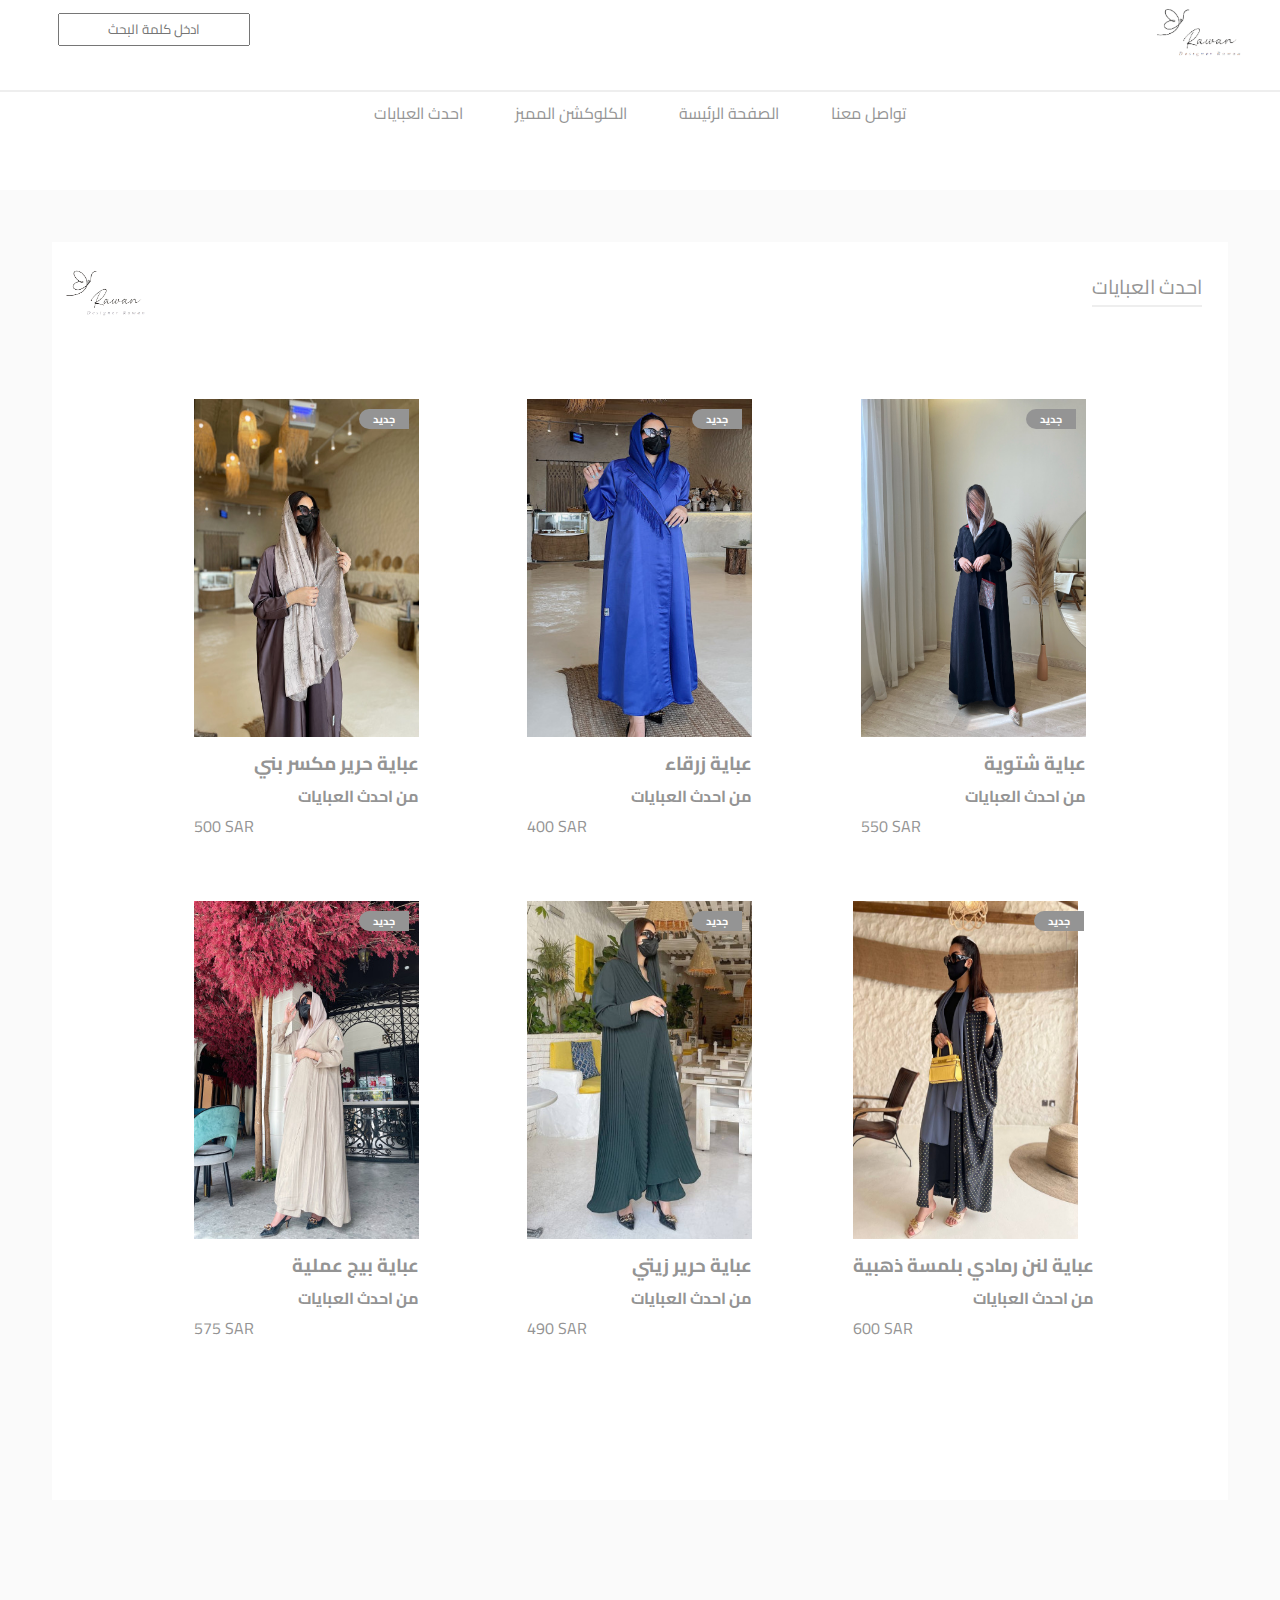
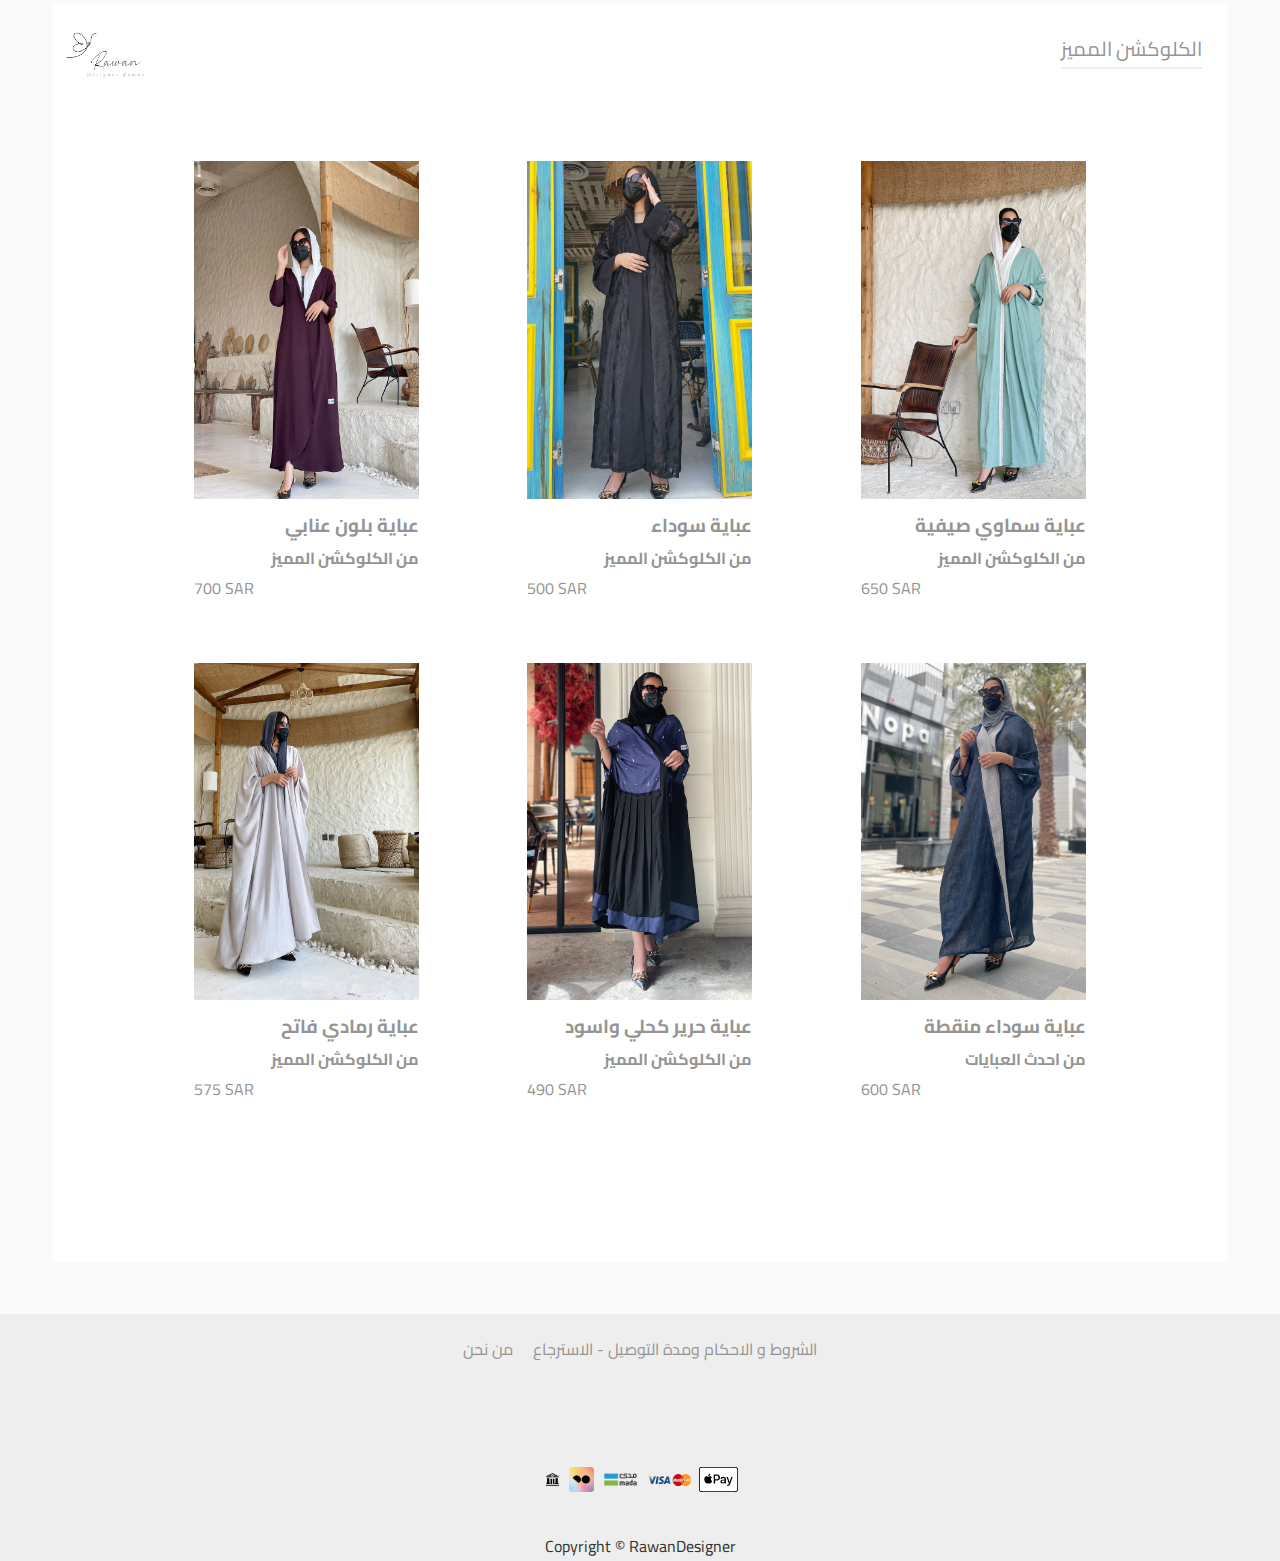
<file: متجر روان/index.html>
<!DOCTYPE html>
<html lang="ar" dir="ltr">
    <head>
        <meta charset="UTF-8">
        <title>RawanDesigner</title>
        <meta name="decriptoin" content="متجر المصصمة روان ابراهيم">
        <link rel="stylesheet" href="RaHome.css">
        <link rel="icon" href="Untitled_logo_5_free-file.jpg">
        <link rel="preconnect" href="https://fonts.googleapis.com">
        <link rel="preconnect" href="https://fonts.gstatic.com" crossorigin>
        <link rel="preconnect" href="https://fonts.googleapis.com">
        <link rel="icon" href="icon/computer_icon_188895.png">
        <link rel="stylesheet"
               href="https://cdnjs.cloudflare.com/ajax/libs/font-awesome/6.4.0/css/all.min.css" 
               integrity="sha512-iecdLmaskl7CVkqkXNQ/ZH/XLlvWZOJyj7Yy7tcenmpD1ypASozpmT/E0iPtmFIB46ZmdtAc9eNBvH0H/ZpiBw==" 
               crossorigin="anonymous" 
               referrerpolicy="no-referrer"/>
        <link rel="preconnect" href="https://fonts.gstatic.com" crossorigin>
        <link href="https://fonts.googleapis.com/css2?family=Cairo:wght@200;300&family=Dancing+Script:wght@500&family=Josefin+Sans:wght@100;200;300;400;500;600;700&display=swap" rel="stylesheet">
        <link href="https://fonts.googleapis.com/css2?family=Cairo:wght@200;300&family=Dancing+Script:wght@500&display=swap" rel="stylesheet">
    </head>

    <body>
        <header>
            <form action="">
                <input type="text" name="" id="" placeholder="ادخل كلمة البحث">
                <i class="fa-regular fa-user" style="color: #b7b9bd;"></i>
                <i class="fa-solid fa-cart-shopping" style="color: #b7b9bd;"></i>
            </form>

            <a href="#">
                <img src="newlogo(2).png" alt="LogoRa" class="img1">
            </a>

        </header>
        <nav>
            <ul>
                <li><a href="#">احدث العبايات</a></li>
                <li><a href="#">الكلوكشن المميز</a></li>
                <li><a href="#">الصفحة الرئيسة</a></li>
                <li><a href="#">تواصل معنا</a></li>
            </ul>
        </nav>
<!-- ------------------------------------------------------------------------------------------->
            <!--<div class="img-ne1">
                <a href="">
                    <img src="newcollection2.jpg" alt="" class="img-new">
                </a>
            </div> -->


        <section class="container">
            <div class="mid-cont">
                <div class="co-hed">
                    <p>احدث العبايات</p>
                    <a href="#">
                        <img src="newemovebg-preview (1).png" alt="LogoRa" class="img2">
                    </a>
                </div>
                <div class="abaya">
                    <!------------------------------1---------------------------------------->
                    <div class="prodect1">
                        <a href="page.html">
                            <div class="pos-h6">
                                <img src="عباية حرير مكسر بني.jpg" alt="">
                                <h6>جديد</h6>
                            </div>
                          <div class="footer-prod">
                            <h3>عباية حرير مكسر بني</h3>
                            <h4>من احدث العبايات</h4>
                        </div>
                             <span>500 SAR</span>
                        </a>
                    </div>
                    <!-----------------------------2----------------------------------->
                    <div class="prodect1">
                        <a href="page2.html">
                            <div class="pos-h6">
                                <img src= "ازرق.jpg" alt="">
                                <h6>جديد</h6>
                            </div>
                             <div class="footer-prod">
                                 <h3> عباية زرقاء</h3>
                                  <h4>من احدث العبايات</h4>
                                </div>
                               <div>
                               <span>400 SAR</span>
                           </div>
                        </a>
                    </div>
                    <!------------------------3------------------------------->
                    <div class="prodect1">
                        <a href="page3.html">
                            <div class="pos-h6">
                                <img src= "عباية شتوية.jpg" alt=""> 
                                <h6>جديد</h6>
                            </div> 
                            <div class="footer-prod">
    
                                <h3> عباية شتوية</h3>
                                <h4>من احدث العبايات</h4>
    
                            </div>
                               <div>
                                  <span>550 SAR</span>
                                </div>
                        </a>
                    </div>
                    <!------------------------4------------------------------------->
                    <div class="prodect1">
                        <a href="page4.html">
                            <div class="pos-h6">
                                <img src= "عباية بيج.jpg" alt="">
                                <h6>جديد</h6>
                            </div>
                            <div class="footer-prod">
                                <h3> عباية بيج عملية</h3>
                                <h4>من احدث العبايات</h4>
                            </div>
                               <div>
                                   <span>575 SAR</span>
                                </div>
                        </a>
                    </div>
                    <!---------------------------5------------------------------------------>
                    <div class="prodect1">
                        <a href="page5.html">
                            <div class="pos-h6">
                                <img src= "عباية زيتي.jpg" alt="">
                                <h6>جديد</h6>
                            </div>
                          <div class="footer-prod">
                            <h3>عباية حرير زيتي </h3>
                            <h4>من احدث العبايات</h4>
                             </div>
                             <span>490 SAR</span>
                        </a>
                    </div>
                    <!------------------------------6--------------------------------------->
                    <div class="prodect1">
                        <a href="page6.html">
                            <div class="pos-h6">
                                <img src= "عباية منقطة.jpg" alt="">
                                <h6>جديد</h6>
                            </div>
                          <div class="footer-prod">
                              <h3> عباية لنن رمادي بلمسة ذهبية</h3>
                              <h4>من احدث العبايات</h4>
                              </div>
                             <span>600 SAR</span>
                        </a>
                    </div>
                </div>
            </div>
        </section>
        <!---------------------------------------------------------------------------------------->
        <section class="container-fav">
            <div class="mid-cont">
                <div class="co-hed">
                    <p>الكلوكشن المميز</p>
                    <a href="#">
                        <img src="newemovebg-preview (1).png" alt="LogoRa" class="img2">
                    </a>
                </div>
                <div class="abaya">
                    <!------------------------------1---------------------------------------->
                    <div class="prodect1">
                        <a href="page9.html">
                            <img src="عباية عنابي كريب صيفي.jpg" alt="">
                          <div class="footer-prod">
                            <h3>عباية بلون عنابي  </h3>
                            <h4>من الكلوكشن المميز  </h4>
                        </div>
                             <span>700 SAR</span>
                        </a>
                    </div>
                    <!-----------------------------2----------------------------------->
                    <div class="prodect1">
                        <a href="page11.html">
                            <img src= "عبايةسوداء.jpg" alt="">
                             <div class="footer-prod">
                                 <h3> عباية سوداء</h3>
                                 <h4>من الكلوكشن المميز  </h4>
                                </div>
                               <div>
                               <span>500 SAR</span>
                           </div>
                        </a>
                    </div>
                    <!------------------------3------------------------------->
                    <div class="prodect1">
                        <a href="page8.html">
                            <img src= "سماوي.jpg" alt="">  
                            <div class="footer-prod">
    
                                <h3>  عباية سماوي صيفية</h3>
                                <h4>من الكلوكشن المميز</h4>
    
                            </div>
                               <div>
                                  <span>650 SAR</span>
                                </div>
                        </a>
                    </div>
                    <!------------------------4------------------------------------->
                    <div class="prodect1">
                        <a href="page10.html">
                            <img src= "رمادي فاتح.jpg" alt="">
                            <div class="footer-prod">
                                <h3> عباية رمادي فاتح </h3>
                                <h4>من الكلوكشن المميز  </h4>
                            </div>
                               <div>
                                   <span>575 SAR</span>
                                </div>
                        </a>
                    </div>
                    <!---------------------------5------------------------------------------>
                    <div class="prodect1">
                        <a href="page7.html">
                            <img src= "عباية كحلي واسود.jpg" alt="">
    
                          <div class="footer-prod">
                            <h3>عباية حرير كحلي واسود </h3>
                            <h4>من الكلوكشن المميز  </h4>
                             </div>
                             <span>490 SAR</span>
                        </a>
                    </div>
                    <!------------------------------6--------------------------------------->
                    <div class="prodect1">
                        <a href="page12.html">
                            <img src= "لنن كحلي.jpg" alt="">
    
                          <div class="footer-prod">
                              <h3>عباية سوداء منقطة  </h3>
                              <h4>من احدث العبايات</h4>
                              </div>
                             <span>600 SAR</span>
                        </a>
                    </div>
                </div>
            </div>
        </section>
        <!------------------------------footer------------------------------------------->
        <footer>
            <div class="footer-p">
                <div class="footer-ser">
                    <ul>
                        <li> <a href="#">من نحن</a> </li>
                        <li> <a href="#"> الشروط و الاحكام ومدة التوصيل - الاسترجاع</a> </li>
                    </ul>
                </div>
                <div class="social-media">
                    <div class="ii">
                        <a href="https://t.snapchat.com/p4vC9aPo"><i class="fa-brands fa-snapchat"></i></a>
    
                        <a href="https://instagram.com/raaa9xx?igshid=MWI4MTIyMDE="><i class="fa-brands fa-instagram"></i></a>
    
                        <a href="https://twitter.com/raw9ii"><i class="fa-brands fa-twitter" ></i></a>
    
                        <a href=""><i class="fa-brands fa-tiktok" ></i></a>
                    </div>
                </div>
                <div class="img-buy">
                    <img src="bank11.png" alt="bank" width="25px" height="25px">
                    <img src="tamara_installment.png" alt="tamara" width="25px" height="25px">
                    <img src="mada.png" alt="mada" width="45px" height="25px">
                    <img src="cc.png" alt="cc" width="45px" height="25px">
                    <img src="applepay.svg" alt="cc" width="45px" height="25px">
                </div>
            </div>
            <div>
                <p id="copyRight">Copyright &copy; RawanDesigner</p>
            </div>
        </footer>
    </body>
</html>
</file>
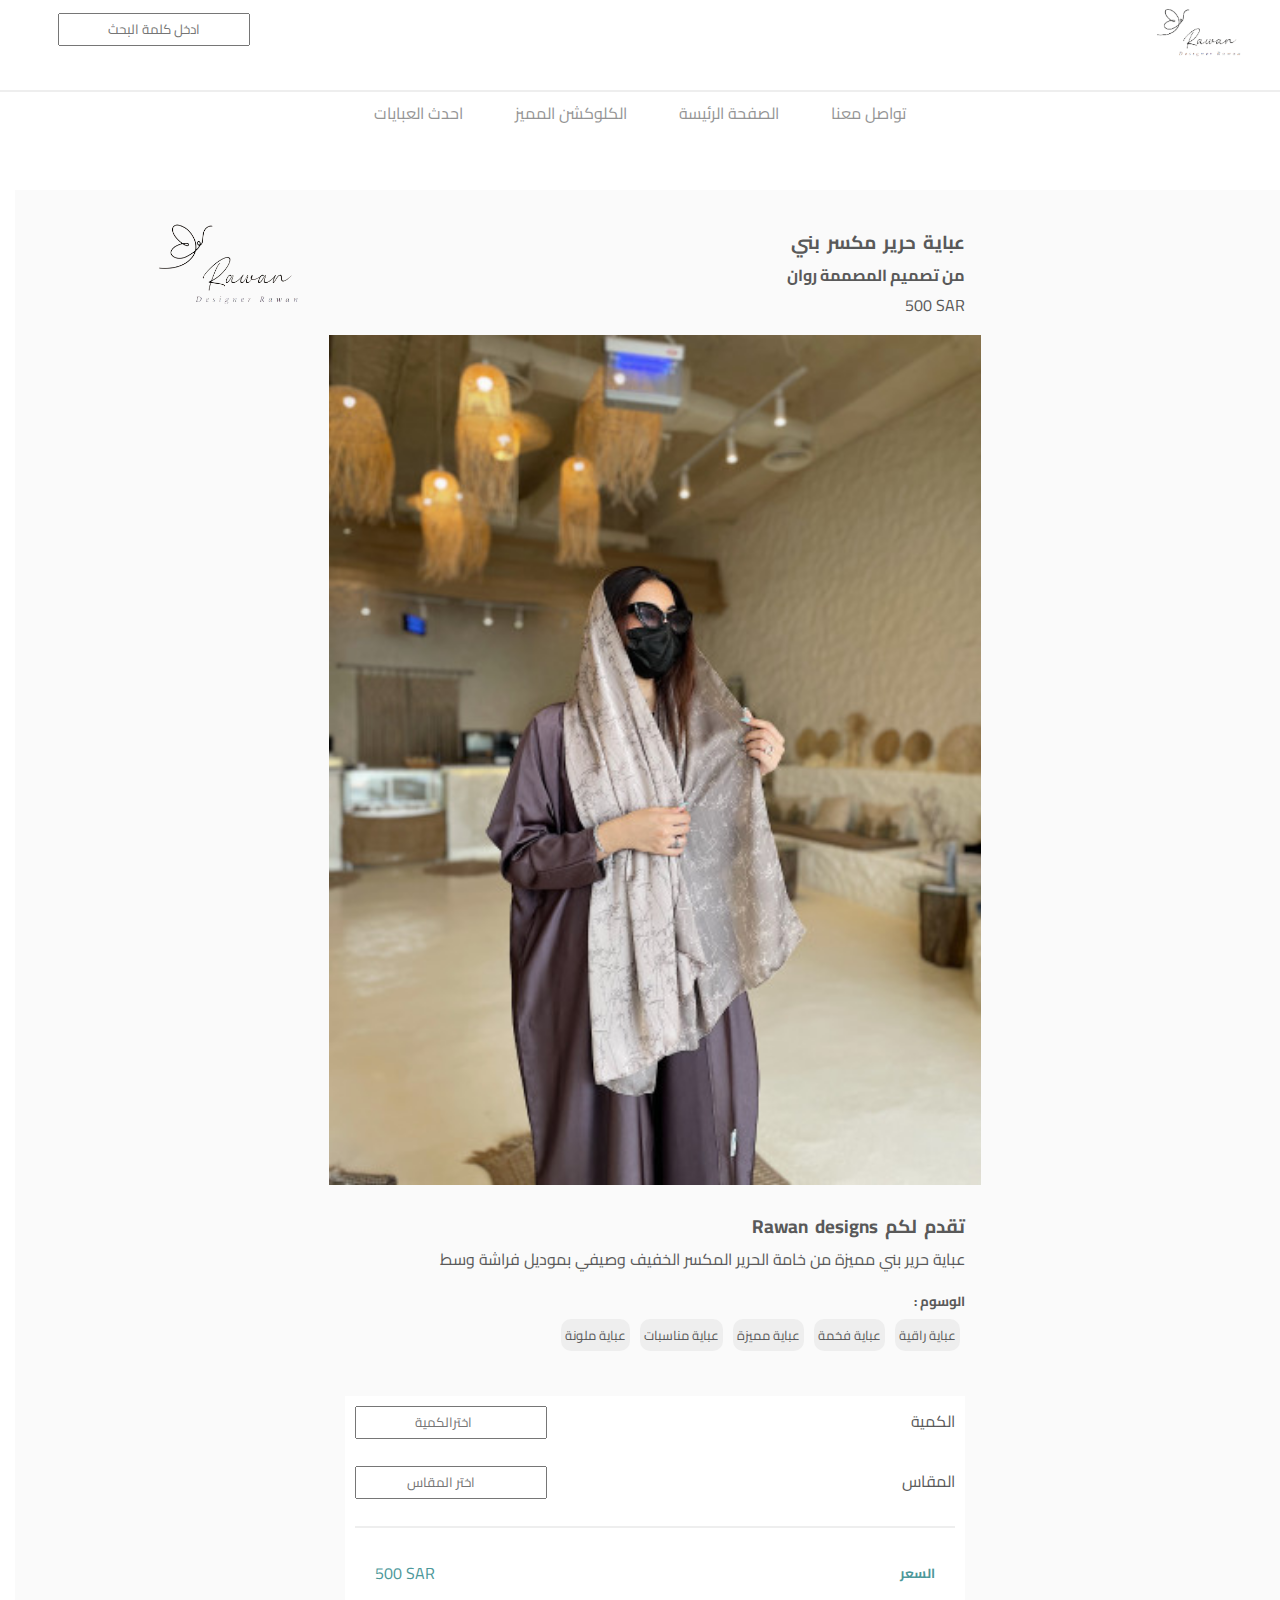
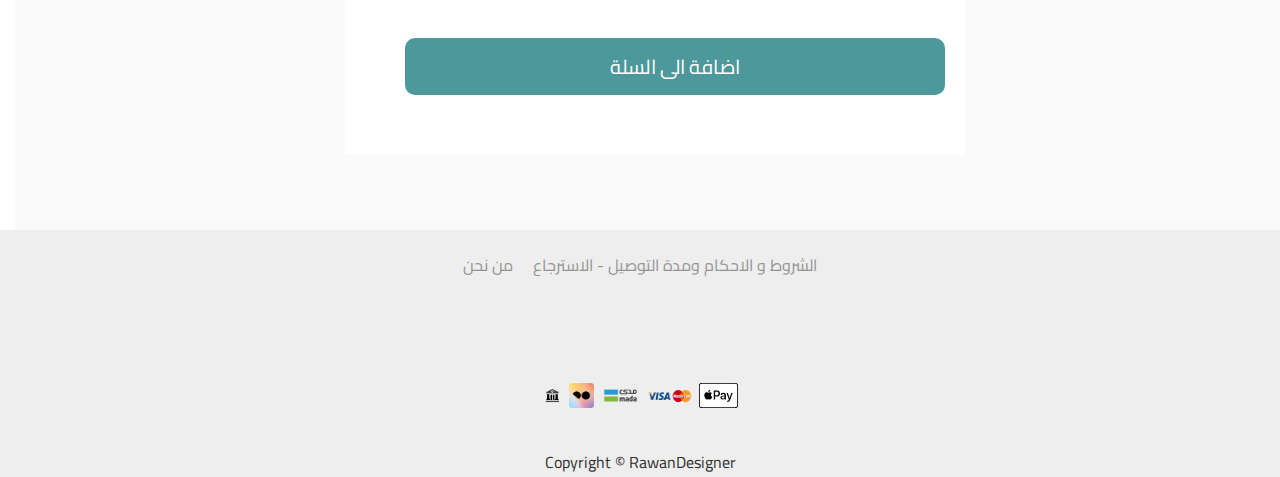
<file: متجر روان/index1.html>
<!DOCTYPE html>
<html lang="ar" dir="ltr">
    <head>
        <meta charset="UTF-8">
        <title>"عباية حرير مكسر بني </title>
        <meta name="decriptoin" content="متجر المصصمة روان ابراهيم">
        <link rel="stylesheet" href="page.css">
        <link rel="icon" href="Untitled_logo_5_free-file.jpg">
        <link rel="preconnect" href="https://fonts.googleapis.com">
        <link rel="preconnect" href="https://fonts.gstatic.com" crossorigin>
        <link rel="preconnect" href="https://fonts.googleapis.com">
        <link rel="icon" href="icon/computer_icon_188895.png">
        <link rel="stylesheet"
               href="https://cdnjs.cloudflare.com/ajax/libs/font-awesome/6.4.0/css/all.min.css" 
               integrity="sha512-iecdLmaskl7CVkqkXNQ/ZH/XLlvWZOJyj7Yy7tcenmpD1ypASozpmT/E0iPtmFIB46ZmdtAc9eNBvH0H/ZpiBw==" 
               crossorigin="anonymous" 
               referrerpolicy="no-referrer"/>
        <link rel="preconnect" href="https://fonts.gstatic.com" crossorigin>
        <link href="https://fonts.googleapis.com/css2?family=Cairo:wght@200;300&family=Dancing+Script:wght@500&family=Josefin+Sans:wght@100;200;300;400;500;600;700&display=swap" rel="stylesheet">
        <link href="https://fonts.googleapis.com/css2?family=Cairo:wght@200;300&family=Dancing+Script:wght@500&display=swap" rel="stylesheet">
    </head>
    <body>
        <header>
            <form action="">
                <input type="text" name="" id="" placeholder="ادخل كلمة البحث">
                <i class="fa-regular fa-user" style="color: #b7b9bd;"></i>
                <i class="fa-solid fa-cart-shopping" style="color: #b7b9bd;"></i>
            </form>
    
            <a href="#">
                <img src="newlogo(2).png" alt="LogoRa" class="img1">
            </a>
        </header>
        <nav>
            <ul>
                <li><a href="#">احدث العبايات</a></li>
                <li><a href="#">الكلوكشن المميز</a></li>
                <li><a href="HomePage.html">الصفحة الرئيسة</a></li>
                <li><a href="#">تواصل معنا</a></li>
            </ul>
        </nav>
        <section class="container-1">
            <a href="#">
                <img src="newemovebg-preview (1).png" alt="LogoRa" class="img2">
            </a>
            <div class="head">
                <h3>عباية حرير مكسر بني</h3>
                <h4>من تصميم المصممة روان</h4>
                <div>
                    <span>500 SAR</span>
                </div>
            </div>
            <div>
                <img src="عباية حرير مكسر بني.jpg" alt="" width="652px" height="850px">
            </div>
            <div class="d-prodect">
                <h3>
                    Rawan designs  تقدم لكم 
                </h3>
                <p>
                    عباية حرير بني مميزة من خامة الحرير المكسر الخفيف وصيفي بموديل فراشة وسط
                </p>
                <div class="wsom-prodect">
                    <h5>: الوسوم </h5>
                    <ul>
                        <li>عباية ملونة
                            <i class="fa-solid fa-tag" style="color: #656d7b;"></i>
                        </li>
                        <li>عباية مناسبات
                            <i class="fa-solid fa-tag" style="color: #656d7b;"></i>
                        </li>
                        <li>عباية مميزة
                            <i class="fa-solid fa-tag" style="color: #656d7b;"></i>
                        </li>
                        <li>عباية فخمة
                            <i class="fa-solid fa-tag" style="color: #656d7b;"></i>
                        </li>
                        <li>عباية راقية
                            <i class="fa-solid fa-tag" style="color: #656d7b;"></i>
                        </li>
                    </ul>
                </div>
                <div class="Form-1">
                    <form>
                        <input type="number" max="20" min="1" placeholder="اخترالكمية" class="in-pos">
                        <label for="الكم">  الكمية</label>
                        <br> <br>
                        <input type="text" placeholder="اختر المقاس " list="size" class="in-pos">
                        <label for="size">المقاس</label>
                        <datalist id="size">
                            <option value="XS">
                            <option value="S">
                            <option value="M">
                            <option value="L">
                            <option value="XL">
                         </datalist>
                     </form>
                     <div class="container-price">
                        <div class="price">
                            <h5>السعر</h5>
                            <span>500 SAR</span>
                        </div>
                        <div>
                            <a href="#">
                                <button>اضافة الى السلة </button> 
                            </a>
                        </div>
                     </div>
                </div>
            </div>
        </section>

    
        <footer>
            <div class="footer-p">
                <div class="footer-ser">
                    <ul>
                        <li> <a href="#">من نحن</a> </li>
                        <li> <a href="#"> الشروط و الاحكام ومدة التوصيل - الاسترجاع</a> </li>
                    </ul>
                </div>
                <div class="social-media">
                    <div class="ii">
                        <a href="https://t.snapchat.com/p4vC9aPo"><i class="fa-brands fa-snapchat"></i></a>
    
                        <a href="https://instagram.com/raaa9xx?igshid=MWI4MTIyMDE="><i class="fa-brands fa-instagram"></i></a>
    
                        <a href="https://twitter.com/raw9ii"><i class="fa-brands fa-twitter" ></i></a>
    
                        <a href=""><i class="fa-brands fa-tiktok" ></i></a>
                    </div>
                </div>
                <div class="img-buy">
                    <img src="bank11.png" alt="bank" width="25px" height="25px">
                    <img src="tamara_installment.png" alt="tamara" width="25px" height="25px">
                    <img src="mada.png" alt="mada" width="45px" height="25px">
                    <img src="cc.png" alt="cc" width="45px" height="25px">
                    <img src="applepay.svg" alt="cc" width="45px" height="25px">
                </div>
            </div>
            <div>
                <p id="copyRight">Copyright &copy; RawanDesigner</p>
            </div>
        </footer>
    </body>
</html>
</file>
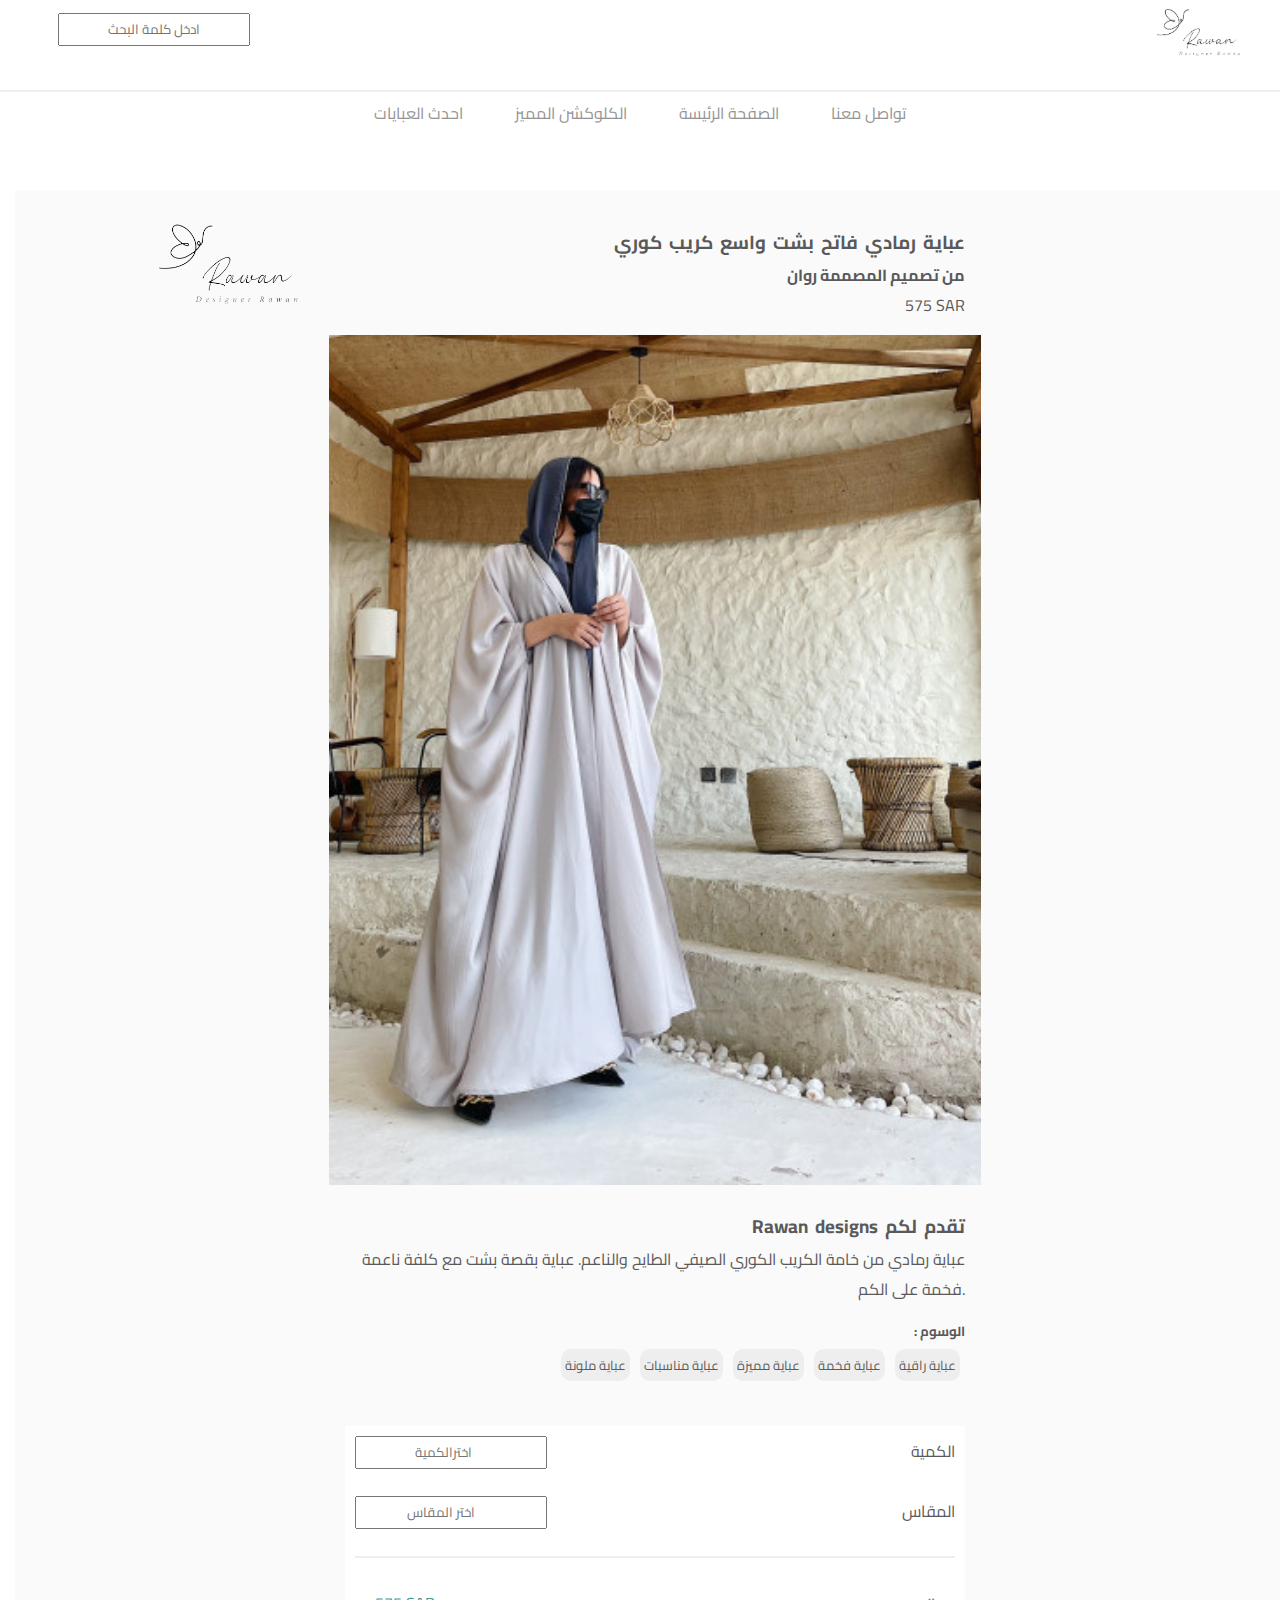
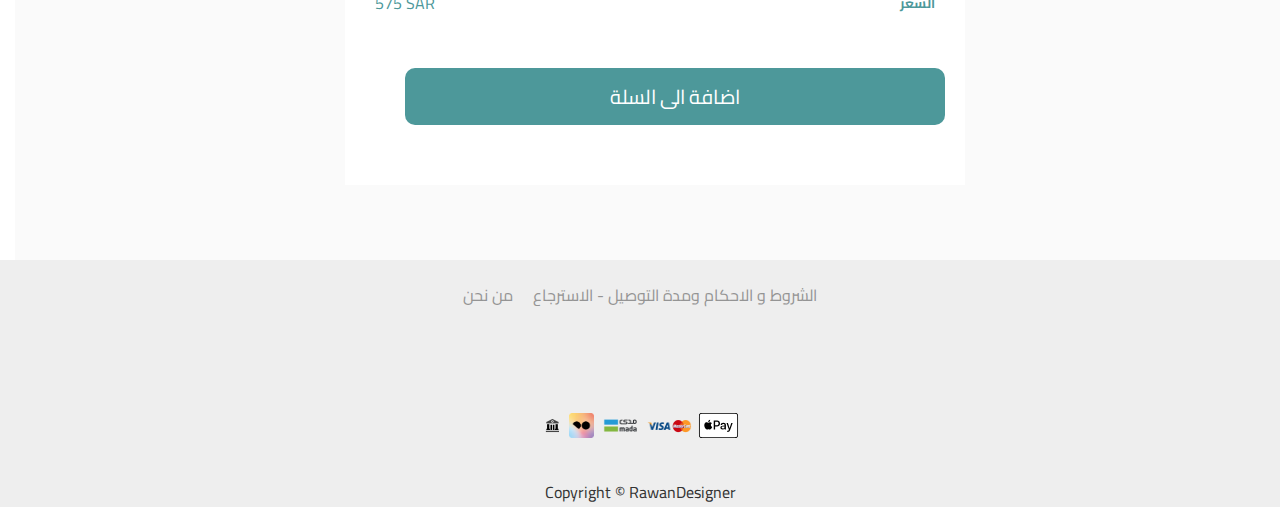
<file: متجر روان/index10.html>
<!DOCTYPE html>
<html lang="ar" dir="ltr">
    <head>
        <meta charset="UTF-8">
        <title>عباية حرير رمادي </title>
        <meta name="decriptoin" content="متجر المصصمة روان ابراهيم">
        <link rel="stylesheet" href="page.css">
        <link rel="icon" href="Untitled_logo_5_free-file.jpg">
        <link rel="preconnect" href="https://fonts.googleapis.com">
        <link rel="preconnect" href="https://fonts.gstatic.com" crossorigin>
        <link rel="preconnect" href="https://fonts.googleapis.com">
        <link rel="icon" href="icon/computer_icon_188895.png">
        <link rel="stylesheet"
               href="https://cdnjs.cloudflare.com/ajax/libs/font-awesome/6.4.0/css/all.min.css" 
               integrity="sha512-iecdLmaskl7CVkqkXNQ/ZH/XLlvWZOJyj7Yy7tcenmpD1ypASozpmT/E0iPtmFIB46ZmdtAc9eNBvH0H/ZpiBw==" 
               crossorigin="anonymous" 
               referrerpolicy="no-referrer"/>
        <link rel="preconnect" href="https://fonts.gstatic.com" crossorigin>
        <link href="https://fonts.googleapis.com/css2?family=Cairo:wght@200;300&family=Dancing+Script:wght@500&family=Josefin+Sans:wght@100;200;300;400;500;600;700&display=swap" rel="stylesheet">
        <link href="https://fonts.googleapis.com/css2?family=Cairo:wght@200;300&family=Dancing+Script:wght@500&display=swap" rel="stylesheet">
    </head>
    <body>
        <header>
            <form action="">
                <input type="text" name="" id="" placeholder="ادخل كلمة البحث">
                <i class="fa-regular fa-user" style="color: #b7b9bd;"></i>
                <i class="fa-solid fa-cart-shopping" style="color: #b7b9bd;"></i>
            </form>
    
            <a href="#">
                <img src="newlogo(2).png" alt="LogoRa" class="img1">
            </a>
        </header>
        <nav>
            <ul>
                <li><a href="#">احدث العبايات</a></li>
                <li><a href="#">الكلوكشن المميز</a></li>
                <li><a href="HomePage.html">الصفحة الرئيسة</a></li>
                <li><a href="#">تواصل معنا</a></li>
            </ul>
        </nav>
        <!------------------------------------------------------------------------------------------------------------->
        <section class="container-1">
            <a href="#">
                <img src="newemovebg-preview (1).png" alt="LogoRa" class="img2">
            </a>
            <div class="head">
                <h3> عباية رمادي فاتح بشت واسع كريب كوري</h3>
                <h4> من تصميم المصممة روان</h4>
                <div>
                    <span>575 SAR</span>
                </div>
            </div>
            <div>
                <img src="رمادي فاتح.jpg" alt="" width="652px" height="850px">
            </div>
            <!--------------------------------------------------------------------------------------------------->
            <div class="d-prodect">
                <h3>
                    Rawan designs  تقدم لكم 
                </h3>
                <p>
                    عباية رمادي من خامة الكريب الكوري الصيفي الطايح والناعم. عباية بقصة بشت مع كلفة ناعمة فخمة على الكم. 
                </p>
                <div class="wsom-prodect">
                    <h5>: الوسوم </h5>
                    <ul>
                        <li>عباية ملونة
                            <i class="fa-solid fa-tag" style="color: #656d7b;"></i>
                        </li>
                        <li>عباية مناسبات
                            <i class="fa-solid fa-tag" style="color: #656d7b;"></i>
                        </li>
                        <li>عباية مميزة
                            <i class="fa-solid fa-tag" style="color: #656d7b;"></i>
                        </li>
                        <li>عباية فخمة
                            <i class="fa-solid fa-tag" style="color: #656d7b;"></i>
                        </li>
                        <li>عباية راقية
                            <i class="fa-solid fa-tag" style="color: #656d7b;"></i>
                        </li>
                    </ul>
                </div>
                <div class="Form-1">
                    <form>
                        <input type="number" max="20" min="1" placeholder="اخترالكمية" class="in-pos">
                        <label for="الكم">  الكمية</label>
                        <br> <br>
                        <input type="text" placeholder="اختر المقاس " list="size" class="in-pos">
                        <label for="size">المقاس</label>
                        <datalist id="size">
                            <option value="XS">
                            <option value="S">
                            <option value="M">
                            <option value="L">
                            <option value="XL">
                         </datalist>
                     </form>
                     <div class="container-price">
                        <div class="price">
                            <h5>السعر</h5>
                            <span>575 SAR</span>
                        </div>
                        <div>
                            <a href="#">
                                <button>اضافة الى السلة </button> 
                            </a>
                        </div>
                     </div>
                </div>
            </div>
        </section>

    
        <footer>
            <div class="footer-p">
                <div class="footer-ser">
                    <ul>
                        <li> <a href="#">من نحن</a> </li>
                        <li> <a href="#"> الشروط و الاحكام ومدة التوصيل - الاسترجاع</a> </li>
                    </ul>
                </div>
                <div class="social-media">
                    <div class="ii">
                        <a href="https://t.snapchat.com/p4vC9aPo"><i class="fa-brands fa-snapchat"></i></a>
    
                        <a href="https://instagram.com/raaa9xx?igshid=MWI4MTIyMDE="><i class="fa-brands fa-instagram"></i></a>
    
                        <a href="https://twitter.com/raw9ii"><i class="fa-brands fa-twitter" ></i></a>
    
                        <a href=""><i class="fa-brands fa-tiktok" ></i></a>
                    </div>
                </div>
                <div class="img-buy">
                    <img src="bank11.png" alt="bank" width="25px" height="25px">
                    <img src="tamara_installment.png" alt="tamara" width="25px" height="25px">
                    <img src="mada.png" alt="mada" width="45px" height="25px">
                    <img src="cc.png" alt="cc" width="45px" height="25px">
                    <img src="applepay.svg" alt="cc" width="45px" height="25px">
                </div>
            </div>
            <div>
                <p id="copyRight">Copyright &copy; RawanDesigner</p>
            </div>
        </footer>
    </body>
</html>
</file>
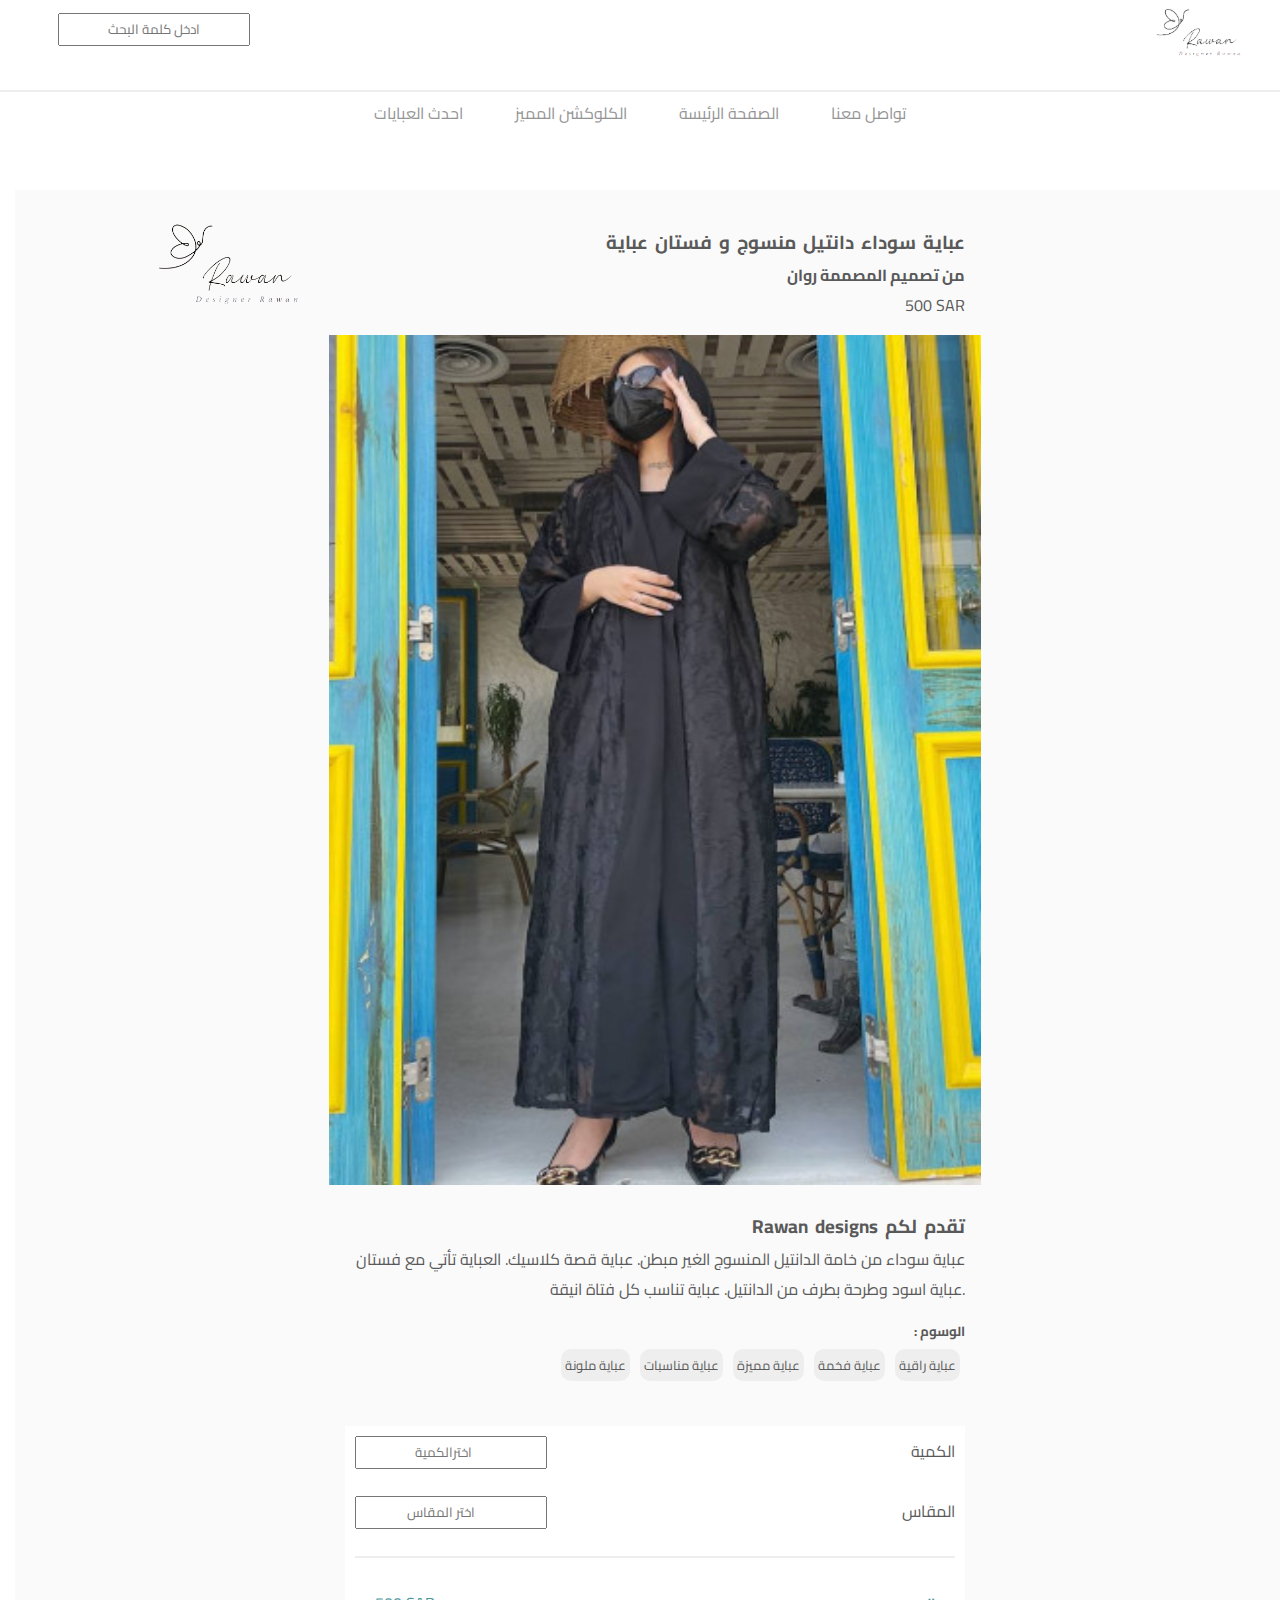
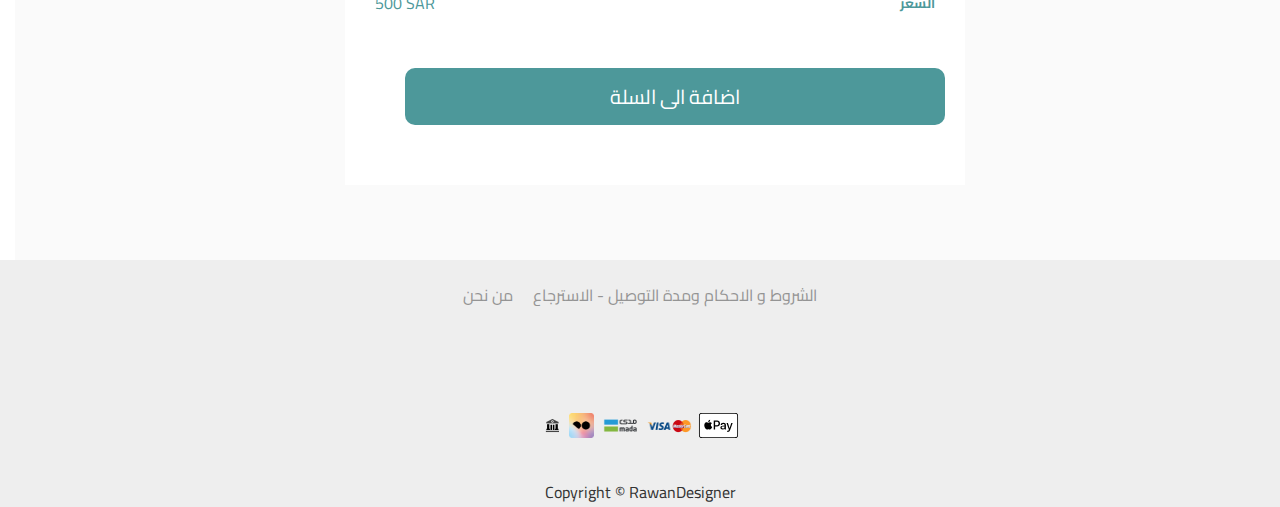
<file: متجر روان/index11.html>
<!DOCTYPE html>
<html lang="ar" dir="ltr">
    <head>
        <meta charset="UTF-8">
        <title>عباية سوداء دانتيل منسوج و فستان عباية</title>
        <meta name="decriptoin" content="متجر المصصمة روان ابراهيم">
        <link rel="stylesheet" href="page.css">
        <link rel="icon" href="Untitled_logo_5_free-file.jpg">
        <link rel="preconnect" href="https://fonts.googleapis.com">
        <link rel="preconnect" href="https://fonts.gstatic.com" crossorigin>
        <link rel="preconnect" href="https://fonts.googleapis.com">
        <link rel="icon" href="icon/computer_icon_188895.png">
        <link rel="stylesheet"
               href="https://cdnjs.cloudflare.com/ajax/libs/font-awesome/6.4.0/css/all.min.css" 
               integrity="sha512-iecdLmaskl7CVkqkXNQ/ZH/XLlvWZOJyj7Yy7tcenmpD1ypASozpmT/E0iPtmFIB46ZmdtAc9eNBvH0H/ZpiBw==" 
               crossorigin="anonymous" 
               referrerpolicy="no-referrer"/>
        <link rel="preconnect" href="https://fonts.gstatic.com" crossorigin>
        <link href="https://fonts.googleapis.com/css2?family=Cairo:wght@200;300&family=Dancing+Script:wght@500&family=Josefin+Sans:wght@100;200;300;400;500;600;700&display=swap" rel="stylesheet">
        <link href="https://fonts.googleapis.com/css2?family=Cairo:wght@200;300&family=Dancing+Script:wght@500&display=swap" rel="stylesheet">
    </head>
    <body>
        <header>
            <form action="">
                <input type="text" name="" id="" placeholder="ادخل كلمة البحث">
                <i class="fa-regular fa-user" style="color: #b7b9bd;"></i>
                <i class="fa-solid fa-cart-shopping" style="color: #b7b9bd;"></i>
            </form>
    
            <a href="#">
                <img src="newlogo(2).png" alt="LogoRa" class="img1">
            </a>
        </header>
        <nav>
            <ul>
                <li><a href="#">احدث العبايات</a></li>
                <li><a href="#">الكلوكشن المميز</a></li>
                <li><a href="HomePage.html">الصفحة الرئيسة</a></li>
                <li><a href="#">تواصل معنا</a></li>
            </ul>
        </nav>
        <!------------------------------------------------------------------------------------------->
        <section class="container-1">
            <a href="#">
                <img src="newemovebg-preview (1).png" alt="LogoRa" class="img2">
            </a>
            <div class="head">
                <h3>عباية سوداء دانتيل منسوج و فستان عباية</h3>
                <h4>من تصميم المصممة روان</h4>
                <div>
                    <span>500 SAR</span>
                </div>
            </div>
            <div>
                <img src="عبايةسوداء.jpg" alt="" width="652px" height="850px">
            </div>
            <div class="d-prodect">
                <h3>
                    Rawan designs  تقدم لكم 
                </h3>
               <p> عباية سوداء من خامة الدانتيل المنسوج الغير مبطن. عباية قصة كلاسيك. العباية تأتي مع فستان عباية اسود وطرحة بطرف من الدانتيل. عباية تناسب كل فتاة انيقة.
               </p>
                <!--------------------------------------------------------------------------------------->
                <div class="wsom-prodect">
                    <h5>: الوسوم </h5>
                    <ul>
                        <li>عباية ملونة
                            <i class="fa-solid fa-tag" style="color: #656d7b;"></i>
                        </li>
                        <li>عباية مناسبات
                            <i class="fa-solid fa-tag" style="color: #656d7b;"></i>
                        </li>
                        <li>عباية مميزة
                            <i class="fa-solid fa-tag" style="color: #656d7b;"></i>
                        </li>
                        <li>عباية فخمة
                            <i class="fa-solid fa-tag" style="color: #656d7b;"></i>
                        </li>
                        <li>عباية راقية
                            <i class="fa-solid fa-tag" style="color: #656d7b;"></i>
                        </li>
                    </ul>
                </div>
                <div class="Form-1">
                    <form>
                        <input type="number" max="20" min="1" placeholder="اخترالكمية" class="in-pos">
                        <label for="الكم">  الكمية</label>
                        <br> <br>
                        <input type="text" placeholder="اختر المقاس " list="size" class="in-pos">
                        <label for="size">المقاس</label>
                        <datalist id="size">
                            <option value="XS">
                            <option value="S">
                            <option value="M">
                            <option value="L">
                            <option value="XL">
                         </datalist>
                     </form>
                     <div class="container-price">
                        <div class="price">
                            <h5>السعر</h5>
                            <span>500 SAR</span>
                        </div>
                        <div>
                            <a href="#">
                                <button>اضافة الى السلة </button> 
                            </a>
                        </div>
                     </div>
                </div>
            </div>
        </section>
        <!---------------------------------------------------------------------------------------------------->
        <footer>
            <div class="footer-p">
                <div class="footer-ser">
                    <ul>
                        <li> <a href="#">من نحن</a> </li>
                        <li> <a href="#"> الشروط و الاحكام ومدة التوصيل - الاسترجاع</a> </li>
                    </ul>
                </div>
                <div class="social-media">
                    <div class="ii">
                        <a href="https://t.snapchat.com/p4vC9aPo"><i class="fa-brands fa-snapchat"></i></a>
    
                        <a href="https://instagram.com/raaa9xx?igshid=MWI4MTIyMDE="><i class="fa-brands fa-instagram"></i></a>
    
                        <a href="https://twitter.com/raw9ii"><i class="fa-brands fa-twitter" ></i></a>
    
                        <a href=""><i class="fa-brands fa-tiktok" ></i></a>
                    </div>
                </div>
                <div class="img-buy">
                    <img src="bank11.png" alt="bank" width="25px" height="25px">
                    <img src="tamara_installment.png" alt="tamara" width="25px" height="25px">
                    <img src="mada.png" alt="mada" width="45px" height="25px">
                    <img src="cc.png" alt="cc" width="45px" height="25px">
                    <img src="applepay.svg" alt="cc" width="45px" height="25px">
                </div>
            </div>
            <div>
                <p id="copyRight">Copyright &copy; RawanDesigner</p>
            </div>
        </footer>
    </body>
</html>
</file>
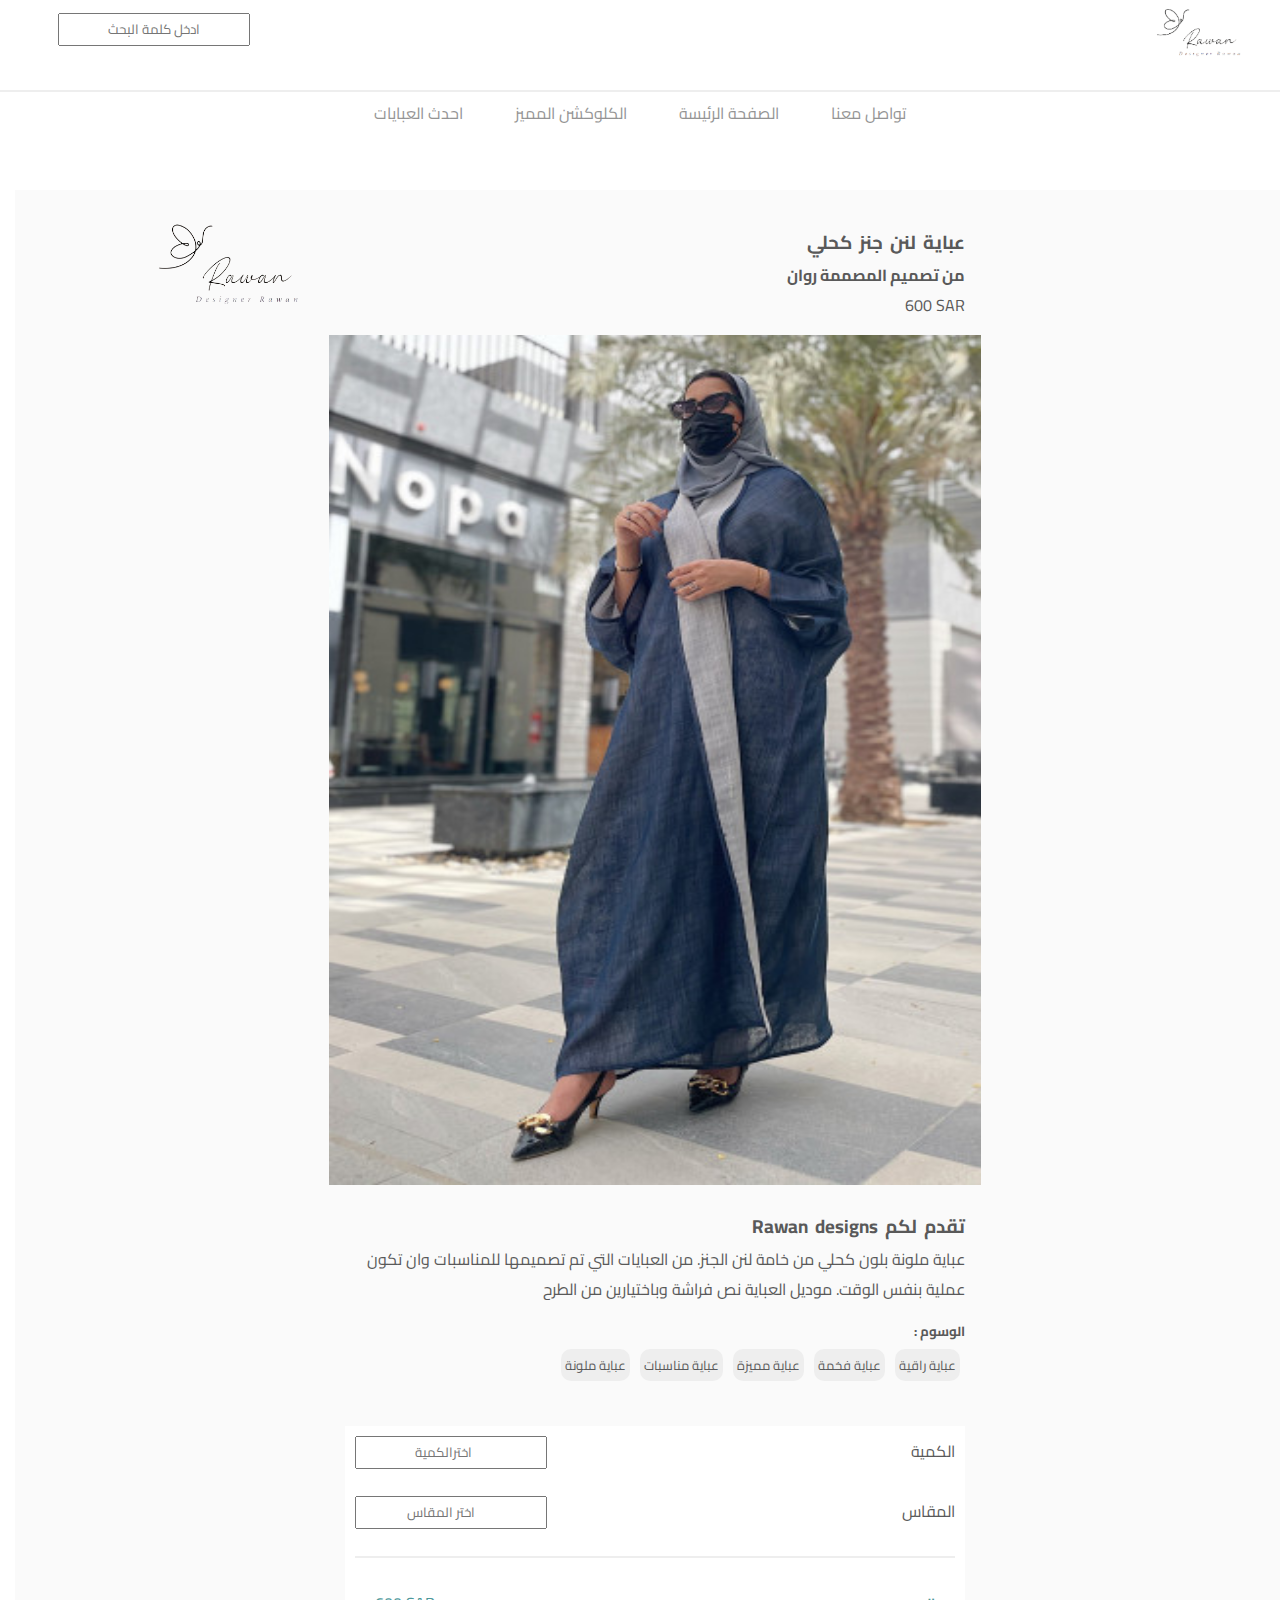
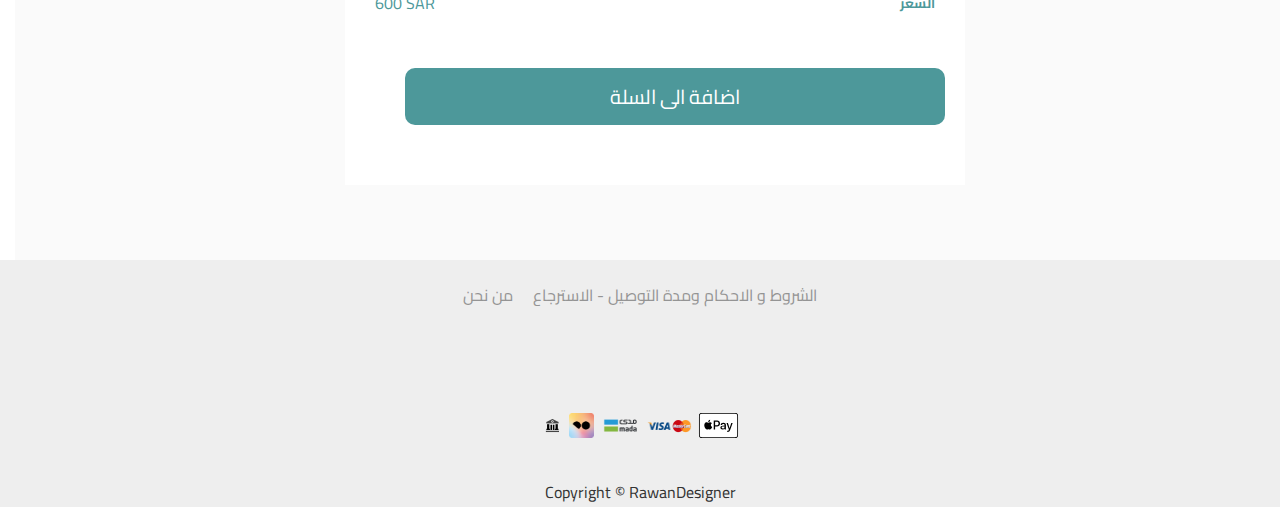
<file: متجر روان/index12.html>
<!DOCTYPE html>
<html lang="ar" dir="ltr">
    <head>
        <meta charset="UTF-8">
        <title>عباية لنن جنز كحلي  </title>
        <meta name="decriptoin" content="متجر المصصمة روان ابراهيم">
        <link rel="stylesheet" href="page.css">
        <link rel="icon" href="Untitled_logo_5_free-file.jpg">
        <link rel="preconnect" href="https://fonts.googleapis.com">
        <link rel="preconnect" href="https://fonts.gstatic.com" crossorigin>
        <link rel="preconnect" href="https://fonts.googleapis.com">
        <link rel="icon" href="icon/computer_icon_188895.png">
        <link rel="stylesheet"
               href="https://cdnjs.cloudflare.com/ajax/libs/font-awesome/6.4.0/css/all.min.css" 
               integrity="sha512-iecdLmaskl7CVkqkXNQ/ZH/XLlvWZOJyj7Yy7tcenmpD1ypASozpmT/E0iPtmFIB46ZmdtAc9eNBvH0H/ZpiBw==" 
               crossorigin="anonymous" 
               referrerpolicy="no-referrer"/>
        <link rel="preconnect" href="https://fonts.gstatic.com" crossorigin>
        <link href="https://fonts.googleapis.com/css2?family=Cairo:wght@200;300&family=Dancing+Script:wght@500&family=Josefin+Sans:wght@100;200;300;400;500;600;700&display=swap" rel="stylesheet">
        <link href="https://fonts.googleapis.com/css2?family=Cairo:wght@200;300&family=Dancing+Script:wght@500&display=swap" rel="stylesheet">
    </head>
    <body>
        <header>
            <form action="">
                <input type="text" name="" id="" placeholder="ادخل كلمة البحث">
                <i class="fa-regular fa-user" style="color: #b7b9bd;"></i>
                <i class="fa-solid fa-cart-shopping" style="color: #b7b9bd;"></i>
            </form>
    
            <a href="#">
                <img src="newlogo(2).png" alt="LogoRa" class="img1">
            </a>
        </header>
        <nav>
            <ul>
                <li><a href="#">احدث العبايات</a></li>
                <li><a href="#">الكلوكشن المميز</a></li>
                <li><a href="HomePage.html">الصفحة الرئيسة</a></li>
                <li><a href="#">تواصل معنا</a></li>
            </ul>
        </nav>
        <!------------------------------------------------------------------------------------------->
        <section class="container-1">
            <a href="#">
                <img src="newemovebg-preview (1).png" alt="LogoRa" class="img2">
            </a>
            <div class="head">
                <h3>عباية لنن جنز كحلي</h3>
                <h4>من تصميم المصممة روان</h4>
                <div>
                    <span>600 SAR</span>
                </div>
            </div>
            <div>
                <img src="لنن كحلي.jpg" alt="" width="652px" height="850px">
            </div>
            <div class="d-prodect">
                <h3>
                    Rawan designs  تقدم لكم 
                </h3>
                <p>
                    عباية ملونة بلون كحلي من خامة لنن الجنز. من العبايات التي تم تصميمها للمناسبات وان تكون عملية بنفس الوقت. موديل العباية نص فراشة وباختيارين من الطرح


                </p>
                <!--------------------------------------------------------------------------------------->
                <div class="wsom-prodect">
                    <h5>: الوسوم </h5>
                    <ul>
                        <li>عباية ملونة
                            <i class="fa-solid fa-tag" style="color: #656d7b;"></i>
                        </li>
                        <li>عباية مناسبات
                            <i class="fa-solid fa-tag" style="color: #656d7b;"></i>
                        </li>
                        <li>عباية مميزة
                            <i class="fa-solid fa-tag" style="color: #656d7b;"></i>
                        </li>
                        <li>عباية فخمة
                            <i class="fa-solid fa-tag" style="color: #656d7b;"></i>
                        </li>
                        <li>عباية راقية
                            <i class="fa-solid fa-tag" style="color: #656d7b;"></i>
                        </li>
                    </ul>
                </div>
                <div class="Form-1">
                    <form>
                        <input type="number" max="20" min="1" placeholder="اخترالكمية" class="in-pos">
                        <label for="الكم">  الكمية</label>
                        <br> <br>
                        <input type="text" placeholder="اختر المقاس " list="size" class="in-pos">
                        <label for="size">المقاس</label>
                        <datalist id="size">
                            <option value="XS">
                            <option value="S">
                            <option value="M">
                            <option value="L">
                            <option value="XL">
                         </datalist>
                     </form>
                     <div class="container-price">
                        <div class="price">
                            <h5>السعر</h5>
                            <span>600 SAR</span>
                        </div>
                        <div>
                            <a href="#">
                                <button>اضافة الى السلة </button> 
                            </a>
                        </div>
                     </div>
                </div>
            </div>
        </section>
        <!---------------------------------------------------------------------------------------------------->
        <footer>
            <div class="footer-p">
                <div class="footer-ser">
                    <ul>
                        <li> <a href="#">من نحن</a> </li>
                        <li> <a href="#"> الشروط و الاحكام ومدة التوصيل - الاسترجاع</a> </li>
                    </ul>
                </div>
                <div class="social-media">
                    <div class="ii">
                        <a href="https://t.snapchat.com/p4vC9aPo"><i class="fa-brands fa-snapchat"></i></a>
    
                        <a href="https://instagram.com/raaa9xx?igshid=MWI4MTIyMDE="><i class="fa-brands fa-instagram"></i></a>
    
                        <a href="https://twitter.com/raw9ii"><i class="fa-brands fa-twitter" ></i></a>
    
                        <a href=""><i class="fa-brands fa-tiktok" ></i></a>
                    </div>
                </div>
                <div class="img-buy">
                    <img src="bank11.png" alt="bank" width="25px" height="25px">
                    <img src="tamara_installment.png" alt="tamara" width="25px" height="25px">
                    <img src="mada.png" alt="mada" width="45px" height="25px">
                    <img src="cc.png" alt="cc" width="45px" height="25px">
                    <img src="applepay.svg" alt="cc" width="45px" height="25px">
                </div>
            </div>
            <div>
                <p id="copyRight">Copyright &copy; RawanDesigner</p>
            </div>
        </footer>
    </body>
</html>
</file>
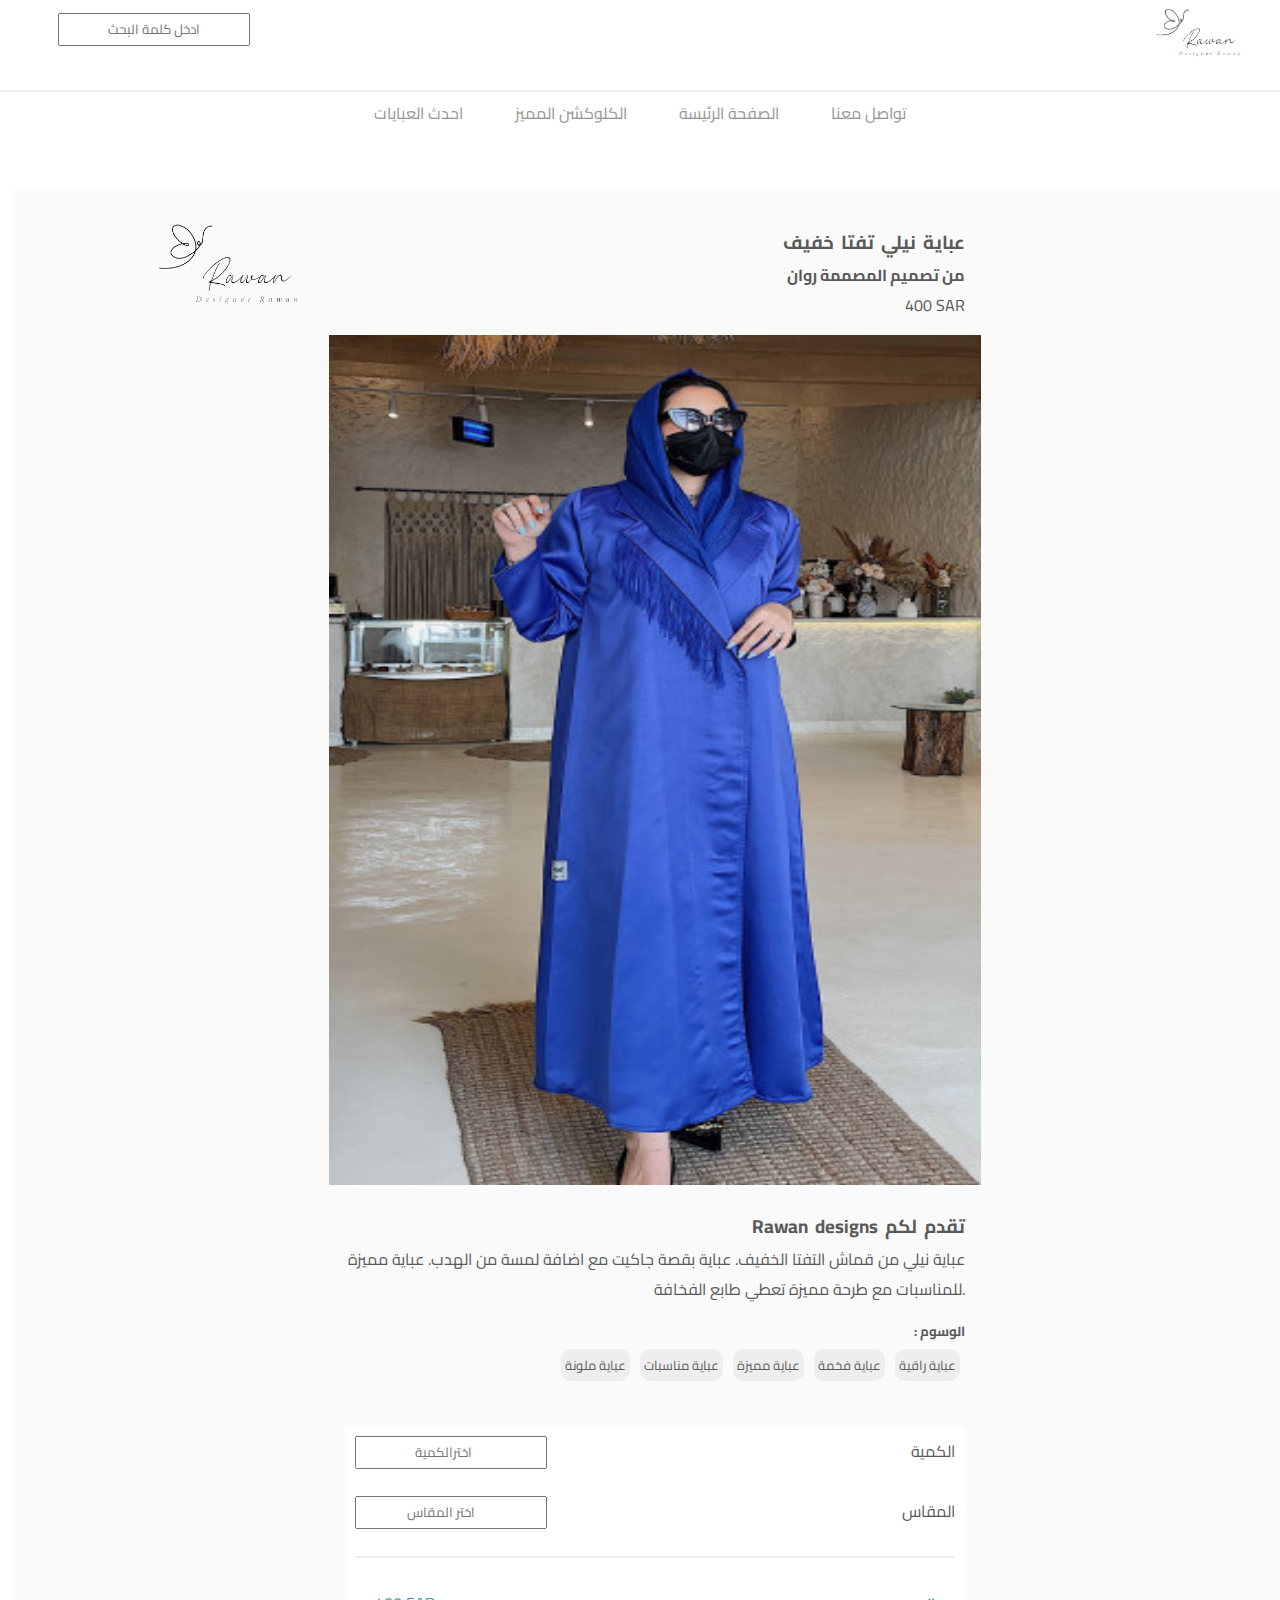
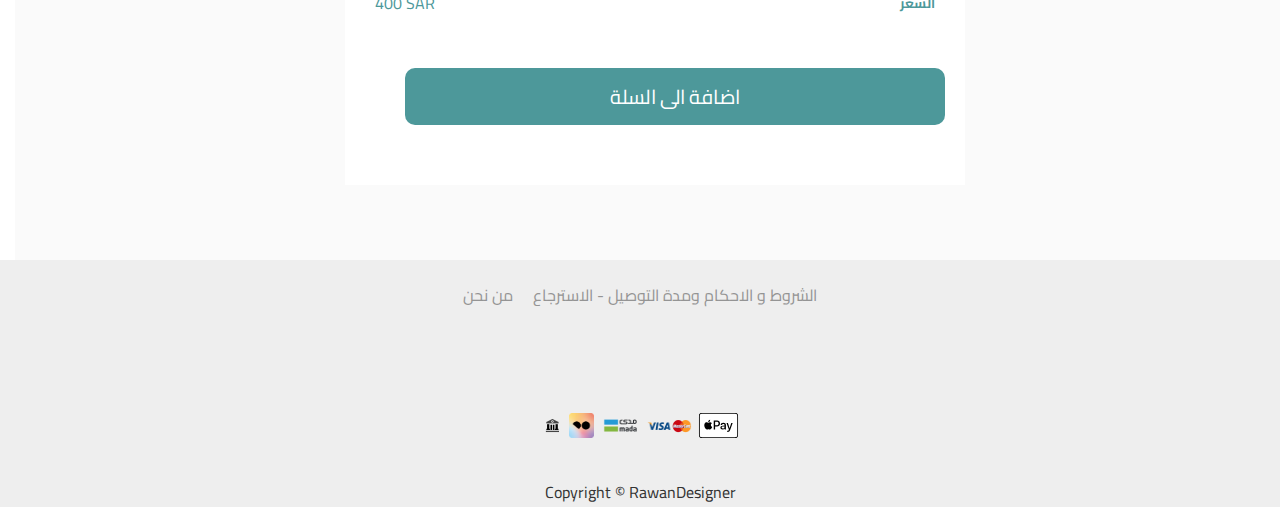
<file: متجر روان/index2.html>
<!DOCTYPE html>
<html lang="ar" dir="ltr">
    <head>
        <meta charset="UTF-8">
        <title>عباية نيلي تفتا خفيف    </title>
        <meta name="decriptoin" content="متجر المصصمة روان ابراهيم">
        <link rel="stylesheet" href="page.css">
        <link rel="icon" href="Untitled_logo_5_free-file.jpg">
        <link rel="preconnect" href="https://fonts.googleapis.com">
        <link rel="preconnect" href="https://fonts.gstatic.com" crossorigin>
        <link rel="preconnect" href="https://fonts.googleapis.com">
        <link rel="icon" href="icon/computer_icon_188895.png">
        <link rel="stylesheet"
               href="https://cdnjs.cloudflare.com/ajax/libs/font-awesome/6.4.0/css/all.min.css" 
               integrity="sha512-iecdLmaskl7CVkqkXNQ/ZH/XLlvWZOJyj7Yy7tcenmpD1ypASozpmT/E0iPtmFIB46ZmdtAc9eNBvH0H/ZpiBw==" 
               crossorigin="anonymous" 
               referrerpolicy="no-referrer"/>
        <link rel="preconnect" href="https://fonts.gstatic.com" crossorigin>
        <link href="https://fonts.googleapis.com/css2?family=Cairo:wght@200;300&family=Dancing+Script:wght@500&family=Josefin+Sans:wght@100;200;300;400;500;600;700&display=swap" rel="stylesheet">
        <link href="https://fonts.googleapis.com/css2?family=Cairo:wght@200;300&family=Dancing+Script:wght@500&display=swap" rel="stylesheet">
    </head>
    <body>
        <header>
            <form action="">
                <input type="text" name="" id="" placeholder="ادخل كلمة البحث">
                <i class="fa-regular fa-user" style="color: #b7b9bd;"></i>
                <i class="fa-solid fa-cart-shopping" style="color: #b7b9bd;"></i>
            </form>
    
            <a href="#">
                <img src="newlogo(2).png" alt="LogoRa" class="img1">
            </a>
        </header>
        <nav>
            <ul>
                <li><a href="#">احدث العبايات</a></li>
                <li><a href="#">الكلوكشن المميز</a></li>
                <li><a href="HomePage.html">الصفحة الرئيسة</a></li>
                <li><a href="#">تواصل معنا</a></li>
            </ul>
        </nav>
        <!------------------------------------------------------------------------------------------->
        <section class="container-1">
            <a href="#">
                <img src="newemovebg-preview (1).png" alt="LogoRa" class="img2">
            </a>
            <div class="head">
                <h3>عباية نيلي تفتا خفيف</h3>
                <h4>من تصميم المصممة روان</h4>
                <div>
                    <span>400 SAR</span>
                </div>
            </div>
            <div>
                <img src="ازرق.jpg" alt="" width="652px" height="850px">
            </div>
            <div class="d-prodect">
                <h3>
                    Rawan designs  تقدم لكم 
                </h3>
                <p>
                    عباية نيلي من قماش التفتا الخفيف. عباية بقصة جاكيت مع اضافة لمسة من الهدب. عباية مميزة للمناسبات مع طرحة مميزة تعطي طابع الفخافة.
                </p>
                <!--------------------------------------------------------------------------------------->
                <div class="wsom-prodect">
                    <h5>: الوسوم </h5>
                    <ul>
                        <li>عباية ملونة
                            <i class="fa-solid fa-tag" style="color: #656d7b;"></i>
                        </li>
                        <li>عباية مناسبات
                            <i class="fa-solid fa-tag" style="color: #656d7b;"></i>
                        </li>
                        <li>عباية مميزة
                            <i class="fa-solid fa-tag" style="color: #656d7b;"></i>
                        </li>
                        <li>عباية فخمة
                            <i class="fa-solid fa-tag" style="color: #656d7b;"></i>
                        </li>
                        <li>عباية راقية
                            <i class="fa-solid fa-tag" style="color: #656d7b;"></i>
                        </li>
                    </ul>
                </div>
                <div class="Form-1">
                    <form>
                        <input type="number" max="20" min="1" placeholder="اخترالكمية" class="in-pos">
                        <label for="الكم">  الكمية</label>
                        <br> <br>
                        <input type="text" placeholder="اختر المقاس " list="size" class="in-pos">
                        <label for="size">المقاس</label>
                        <datalist id="size">
                            <option value="XS">
                            <option value="S">
                            <option value="M">
                            <option value="L">
                            <option value="XL">
                         </datalist>
                     </form>
                     <div class="container-price">
                        <div class="price">
                            <h5>السعر</h5>
                            <span>400 SAR</span>
                        </div>
                        <div>
                            <a href="#">
                                <button>اضافة الى السلة </button> 
                            </a>
                        </div>
                     </div>
                </div>
            </div>
        </section>
        <!---------------------------------------------------------------------------------------------------->
        <footer>
            <div class="footer-p">
                <div class="footer-ser">
                    <ul>
                        <li> <a href="#">من نحن</a> </li>
                        <li> <a href="#"> الشروط و الاحكام ومدة التوصيل - الاسترجاع</a> </li>
                    </ul>
                </div>
                <div class="social-media">
                    <div class="ii">
                        <a href="https://t.snapchat.com/p4vC9aPo"><i class="fa-brands fa-snapchat"></i></a>
    
                        <a href="https://instagram.com/raaa9xx?igshid=MWI4MTIyMDE="><i class="fa-brands fa-instagram"></i></a>
    
                        <a href="https://twitter.com/raw9ii"><i class="fa-brands fa-twitter" ></i></a>
    
                        <a href=""><i class="fa-brands fa-tiktok" ></i></a>
                    </div>
                </div>
                <div class="img-buy">
                    <img src="bank11.png" alt="bank" width="25px" height="25px">
                    <img src="tamara_installment.png" alt="tamara" width="25px" height="25px">
                    <img src="mada.png" alt="mada" width="45px" height="25px">
                    <img src="cc.png" alt="cc" width="45px" height="25px">
                    <img src="applepay.svg" alt="cc" width="45px" height="25px">
                </div>
            </div>
            <div>
                <p id="copyRight">Copyright &copy; RawanDesigner</p>
            </div>
        </footer>
    </body>
</html>
</file>
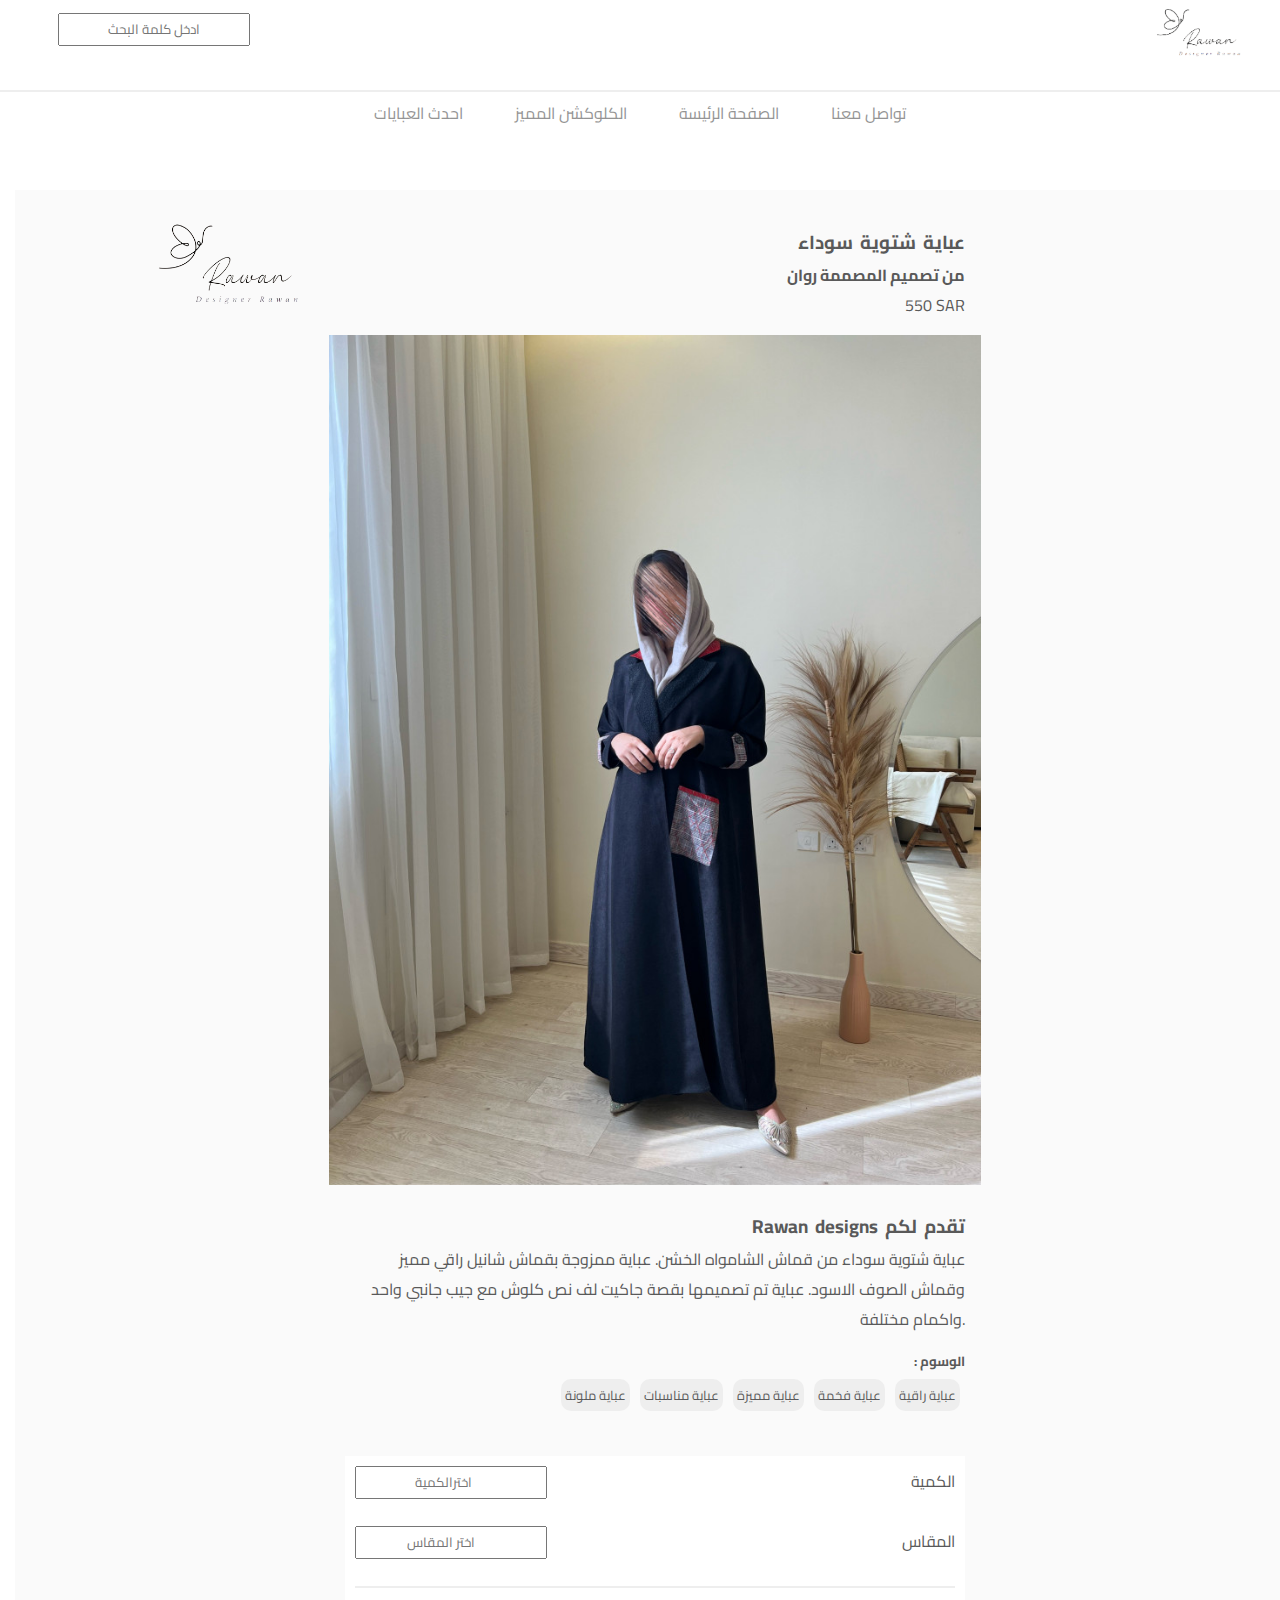
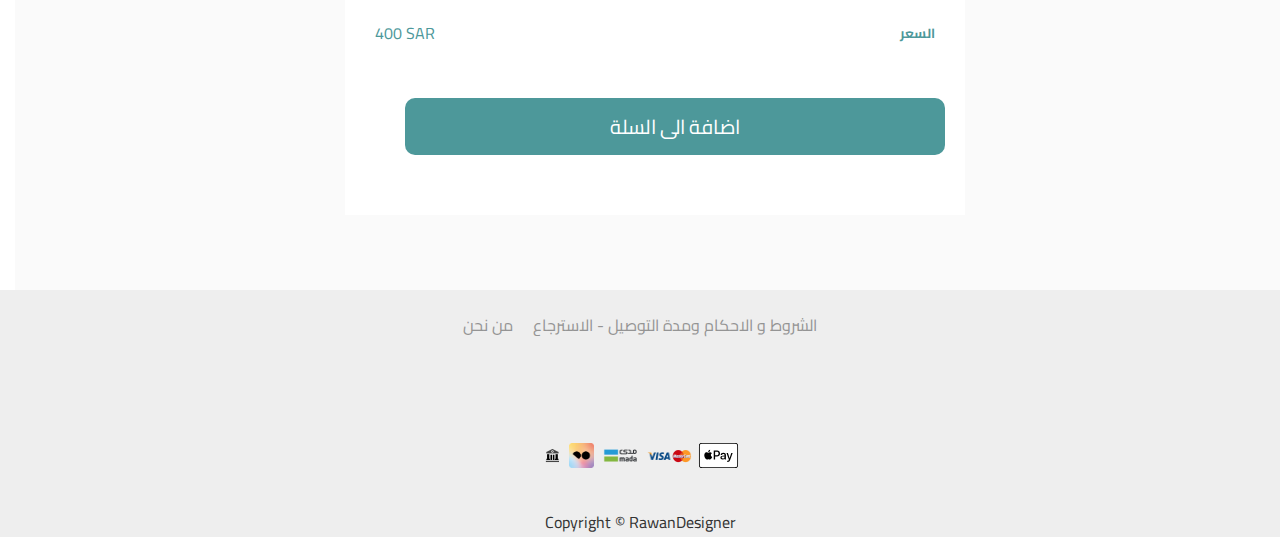
<file: متجر روان/index3.html>
<!DOCTYPE html>
<html lang="ar" dir="ltr">
    <head>
        <meta charset="UTF-8">
        <title>عباية شتوية سوداء</title>
        <meta name="decriptoin" content="متجر المصصمة روان ابراهيم">
        <link rel="stylesheet" href="page.css">
        <link rel="icon" href="Untitled_logo_5_free-file.jpg">
        <link rel="preconnect" href="https://fonts.googleapis.com">
        <link rel="preconnect" href="https://fonts.gstatic.com" crossorigin>
        <link rel="preconnect" href="https://fonts.googleapis.com">
        <link rel="icon" href="icon/computer_icon_188895.png">
        <link rel="stylesheet"
               href="https://cdnjs.cloudflare.com/ajax/libs/font-awesome/6.4.0/css/all.min.css" 
               integrity="sha512-iecdLmaskl7CVkqkXNQ/ZH/XLlvWZOJyj7Yy7tcenmpD1ypASozpmT/E0iPtmFIB46ZmdtAc9eNBvH0H/ZpiBw==" 
               crossorigin="anonymous" 
               referrerpolicy="no-referrer"/>
        <link rel="preconnect" href="https://fonts.gstatic.com" crossorigin>
        <link href="https://fonts.googleapis.com/css2?family=Cairo:wght@200;300&family=Dancing+Script:wght@500&family=Josefin+Sans:wght@100;200;300;400;500;600;700&display=swap" rel="stylesheet">
        <link href="https://fonts.googleapis.com/css2?family=Cairo:wght@200;300&family=Dancing+Script:wght@500&display=swap" rel="stylesheet">
    </head>
    <body>
        <header>
            <form action="">
                <input type="text" name="" id="" placeholder="ادخل كلمة البحث">
                <i class="fa-regular fa-user" style="color: #b7b9bd;"></i>
                <i class="fa-solid fa-cart-shopping" style="color: #b7b9bd;"></i>
            </form>
    
            <a href="#">
                <img src="newlogo(2).png" alt="LogoRa" class="img1">
            </a>
        </header>
        <nav>
            <ul>
                <li><a href="#">احدث العبايات</a></li>
                <li><a href="#">الكلوكشن المميز</a></li>
                <li><a href="HomePage.html">الصفحة الرئيسة</a></li>
                <li><a href="#">تواصل معنا</a></li>
            </ul>
        </nav>
        <!------------------------------------------------------------------------------------------->
        <section class="container-1">
            <a href="#">
                <img src="newemovebg-preview (1).png" alt="LogoRa" class="img2">
            </a>
            <div class="head">
                <h3>عباية شتوية سوداء</h3>
                <h4>من تصميم المصممة روان</h4>
                <div>
                    <span>550 SAR</span>
                </div>
            </div>
            <div>
                <img src="عباية شتوية.jpg" alt="" width="652px" height="850px">
            </div>
            <div class="d-prodect">
                <h3>
                    Rawan designs  تقدم لكم 
                </h3>
                <p>   عباية شتوية سوداء من قماش الشامواه الخشن. عباية ممزوجة بقماش شانيل راقي مميز وقماش الصوف الاسود. عباية تم تصميمها بقصة جاكيت لف نص كلوش مع جيب جانبي واحد واكمام مختلفة.
                </p>
                <!--------------------------------------------------------------------------------------->
                <div class="wsom-prodect">
                    <h5>: الوسوم </h5>
                    <ul>
                        <li>عباية ملونة
                            <i class="fa-solid fa-tag" style="color: #656d7b;"></i>
                        </li>
                        <li>عباية مناسبات
                            <i class="fa-solid fa-tag" style="color: #656d7b;"></i>
                        </li>
                        <li>عباية مميزة
                            <i class="fa-solid fa-tag" style="color: #656d7b;"></i>
                        </li>
                        <li>عباية فخمة
                            <i class="fa-solid fa-tag" style="color: #656d7b;"></i>
                        </li>
                        <li>عباية راقية
                            <i class="fa-solid fa-tag" style="color: #656d7b;"></i>
                        </li>
                    </ul>
                </div>
                <div class="Form-1">
                    <form>
                        <input type="number" max="20" min="1" placeholder="اخترالكمية" class="in-pos">
                        <label for="الكم">  الكمية</label>
                        <br> <br>
                        <input type="text" placeholder="اختر المقاس " list="size" class="in-pos">
                        <label for="size">المقاس</label>
                        <datalist id="size">
                            <option value="XS">
                            <option value="S">
                            <option value="M">
                            <option value="L">
                            <option value="XL">
                         </datalist>
                     </form>
                     <div class="container-price">
                        <div class="price">
                            <h5>السعر</h5>
                            <span>400 SAR</span>
                        </div>
                        <div>
                            <a href="#">
                                <button>اضافة الى السلة </button> 
                            </a>
                        </div>
                     </div>
                </div>
            </div>
        </section>
        <!---------------------------------------------------------------------------------------------------->
        <footer>
            <div class="footer-p">
                <div class="footer-ser">
                    <ul>
                        <li> <a href="#">من نحن</a> </li>
                        <li> <a href="#"> الشروط و الاحكام ومدة التوصيل - الاسترجاع</a> </li>
                    </ul>
                </div>
                <div class="social-media">
                    <div class="ii">
                        <a href="https://t.snapchat.com/p4vC9aPo"><i class="fa-brands fa-snapchat"></i></a>
    
                        <a href="https://instagram.com/raaa9xx?igshid=MWI4MTIyMDE="><i class="fa-brands fa-instagram"></i></a>
    
                        <a href="https://twitter.com/raw9ii"><i class="fa-brands fa-twitter" ></i></a>
    
                        <a href=""><i class="fa-brands fa-tiktok" ></i></a>
                    </div>
                </div>
                <div class="img-buy">
                    <img src="bank11.png" alt="bank" width="25px" height="25px">
                    <img src="tamara_installment.png" alt="tamara" width="25px" height="25px">
                    <img src="mada.png" alt="mada" width="45px" height="25px">
                    <img src="cc.png" alt="cc" width="45px" height="25px">
                    <img src="applepay.svg" alt="cc" width="45px" height="25px">
                </div>
            </div>
            <div>
                <p id="copyRight">Copyright &copy; RawanDesigner</p>
            </div>
        </footer>
    </body>
</html>
</file>
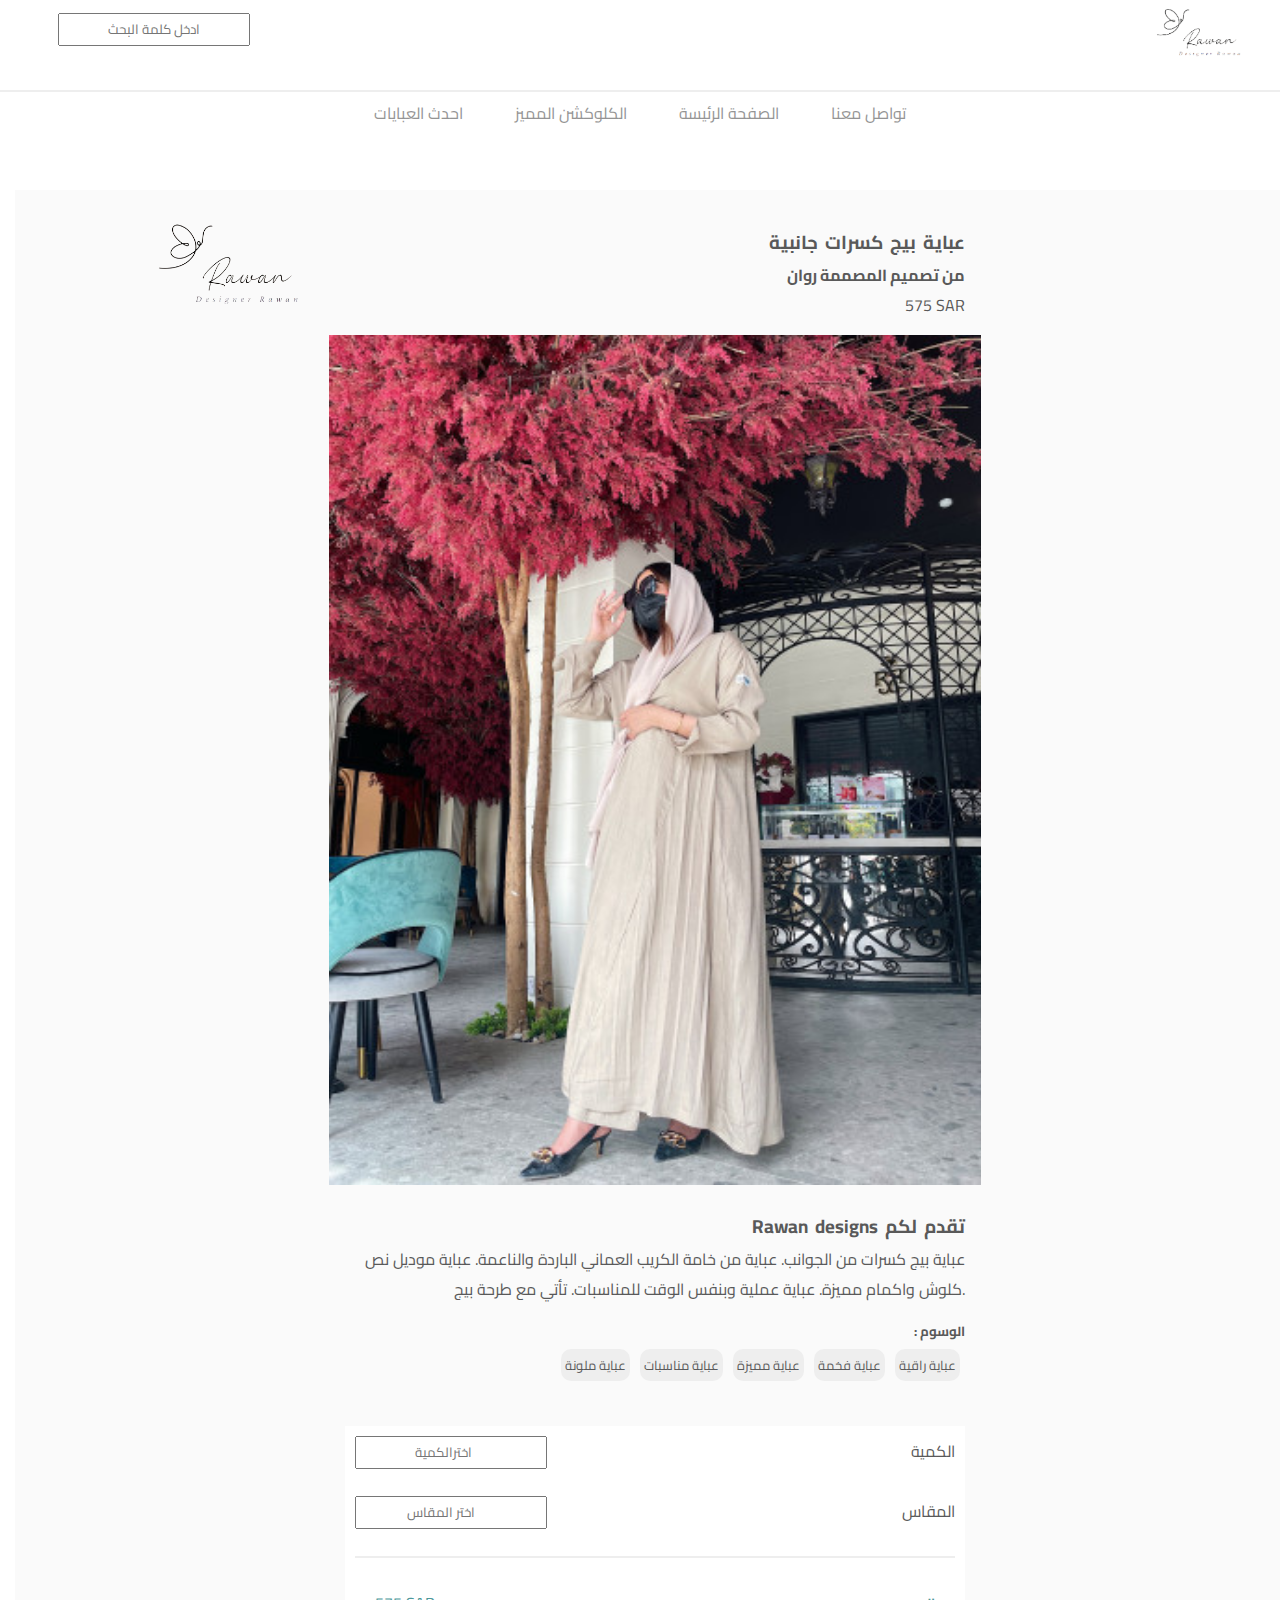
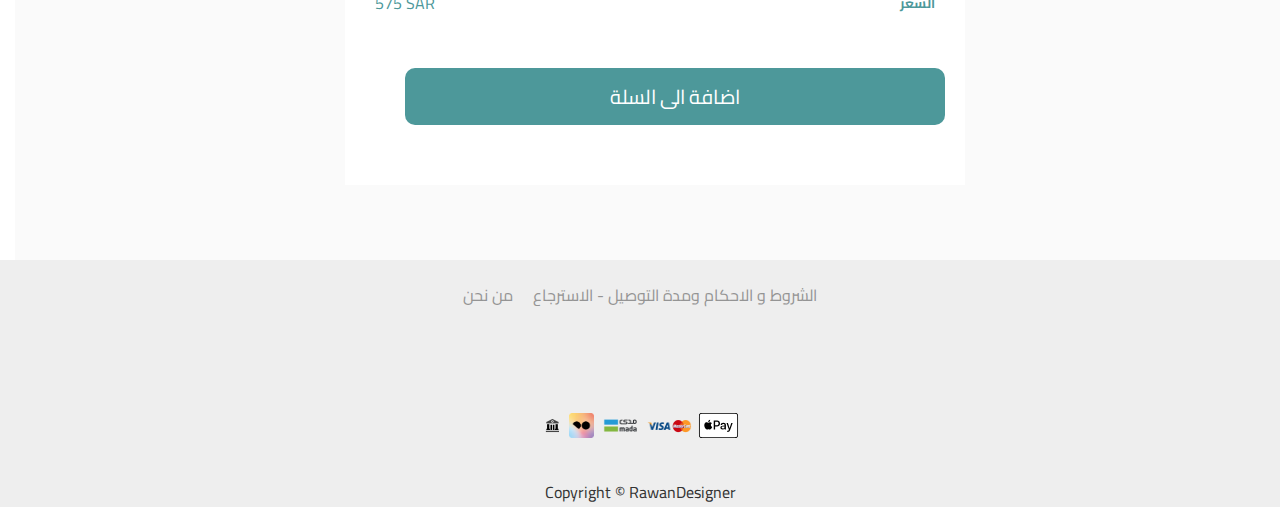
<file: متجر روان/index4.html>
<!DOCTYPE html>
<html lang="ar" dir="ltr">
    <head>
        <meta charset="UTF-8">
        <title>عباية بيج كسرات جانبية</title>
        <meta name="decriptoin" content="متجر المصصمة روان ابراهيم">
        <link rel="stylesheet" href="page.css">
        <link rel="icon" href="Untitled_logo_5_free-file.jpg">
        <link rel="preconnect" href="https://fonts.googleapis.com">
        <link rel="preconnect" href="https://fonts.gstatic.com" crossorigin>
        <link rel="preconnect" href="https://fonts.googleapis.com">
        <link rel="icon" href="icon/computer_icon_188895.png">
        <link rel="stylesheet"
               href="https://cdnjs.cloudflare.com/ajax/libs/font-awesome/6.4.0/css/all.min.css" 
               integrity="sha512-iecdLmaskl7CVkqkXNQ/ZH/XLlvWZOJyj7Yy7tcenmpD1ypASozpmT/E0iPtmFIB46ZmdtAc9eNBvH0H/ZpiBw==" 
               crossorigin="anonymous" 
               referrerpolicy="no-referrer"/>
        <link rel="preconnect" href="https://fonts.gstatic.com" crossorigin>
        <link href="https://fonts.googleapis.com/css2?family=Cairo:wght@200;300&family=Dancing+Script:wght@500&family=Josefin+Sans:wght@100;200;300;400;500;600;700&display=swap" rel="stylesheet">
        <link href="https://fonts.googleapis.com/css2?family=Cairo:wght@200;300&family=Dancing+Script:wght@500&display=swap" rel="stylesheet">
    </head>
    <body>
        <header>
            <form action="">
                <input type="text" name="" id="" placeholder="ادخل كلمة البحث">
                <i class="fa-regular fa-user" style="color: #b7b9bd;"></i>
                <i class="fa-solid fa-cart-shopping" style="color: #b7b9bd;"></i>
            </form>
    
            <a href="#">
                <img src="newlogo(2).png" alt="LogoRa" class="img1">
            </a>
            
        </header>
        <nav>
            <ul>
                <li><a href="#">احدث العبايات</a></li>
                <li><a href="#">الكلوكشن المميز</a></li>
                <li><a href="HomePage.html">الصفحة الرئيسة</a></li>
                <li><a href="#">تواصل معنا</a></li>
            </ul>
        </nav>
        <!------------------------------------------------------------------------------------------->
        <section class="container-1">
            <a href="#">
                <img src="newemovebg-preview (1).png" alt="LogoRa" class="img2">
            </a>
            <div class="head">
                <h3>عباية بيج كسرات جانبية</h3>
                <h4>من تصميم المصممة روان</h4>
                <div>
                    <span>575 SAR</span>
                </div>
            </div>
            <div>
                <img src="عباية بيج.jpg" alt="" width="652px" height="850px">
            </div>
            <div class="d-prodect">
                <h3>
                    Rawan designs  تقدم لكم 
                </h3>
                <p>
                    عباية بيج كسرات من الجوانب. عباية من خامة الكريب العماني الباردة والناعمة. عباية موديل نص كلوش واكمام مميزة. عباية عملية وبنفس الوقت للمناسبات. تأتي مع طرحة بيج.

                </p>
                <!--------------------------------------------------------------------------------------->
                <div class="wsom-prodect">
                    <h5>: الوسوم </h5>
                    <ul>
                        <li>عباية ملونة
                            <i class="fa-solid fa-tag" style="color: #656d7b;"></i>
                        </li>
                        <li>عباية مناسبات
                            <i class="fa-solid fa-tag" style="color: #656d7b;"></i>
                        </li>
                        <li>عباية مميزة
                            <i class="fa-solid fa-tag" style="color: #656d7b;"></i>
                        </li>
                        <li>عباية فخمة
                            <i class="fa-solid fa-tag" style="color: #656d7b;"></i>
                        </li>
                        <li>عباية راقية
                            <i class="fa-solid fa-tag" style="color: #656d7b;"></i>
                        </li>
                    </ul>
                </div>
                <div class="Form-1">
                    <form>
                        <input type="number" max="20" min="1" placeholder="اخترالكمية" class="in-pos">
                        <label for="الكم">  الكمية</label>
                        <br> <br>
                        <input type="text" placeholder="اختر المقاس " list="size" class="in-pos">
                        <label for="size">المقاس</label>
                        <datalist id="size">
                            <option value="XS">
                            <option value="S">
                            <option value="M">
                            <option value="L">
                            <option value="XL">
                         </datalist>
                     </form>
                     <div class="container-price">
                        <div class="price">
                            <h5>السعر</h5>
                            <span>575 SAR</span>
                        </div>
                        <div>
                            <a href="#">
                                <button>اضافة الى السلة </button> 
                            </a>
                        </div>
                     </div>
                </div>
            </div>
        </section>
        <!---------------------------------------------------------------------------------------------------->
        <footer>
            <div class="footer-p">
                <div class="footer-ser">
                    <ul>
                        <li> <a href="#">من نحن</a> </li>
                        <li> <a href="#"> الشروط و الاحكام ومدة التوصيل - الاسترجاع</a> </li>
                    </ul>
                </div>
                <div class="social-media">
                    <div class="ii">
                        <a href="https://t.snapchat.com/p4vC9aPo"><i class="fa-brands fa-snapchat"></i></a>
    
                        <a href="https://instagram.com/raaa9xx?igshid=MWI4MTIyMDE="><i class="fa-brands fa-instagram"></i></a>
    
                        <a href="https://twitter.com/raw9ii"><i class="fa-brands fa-twitter" ></i></a>
    
                        <a href=""><i class="fa-brands fa-tiktok" ></i></a>
                    </div>
                </div>
                <div class="img-buy">
                    <img src="bank11.png" alt="bank" width="25px" height="25px">
                    <img src="tamara_installment.png" alt="tamara" width="25px" height="25px">
                    <img src="mada.png" alt="mada" width="45px" height="25px">
                    <img src="cc.png" alt="cc" width="45px" height="25px">
                    <img src="applepay.svg" alt="cc" width="45px" height="25px">
                </div>
            </div>
            <div>
                <p id="copyRight">Copyright &copy; RawanDesigner</p>
            </div>
        </footer>
    </body>
</html>
</file>
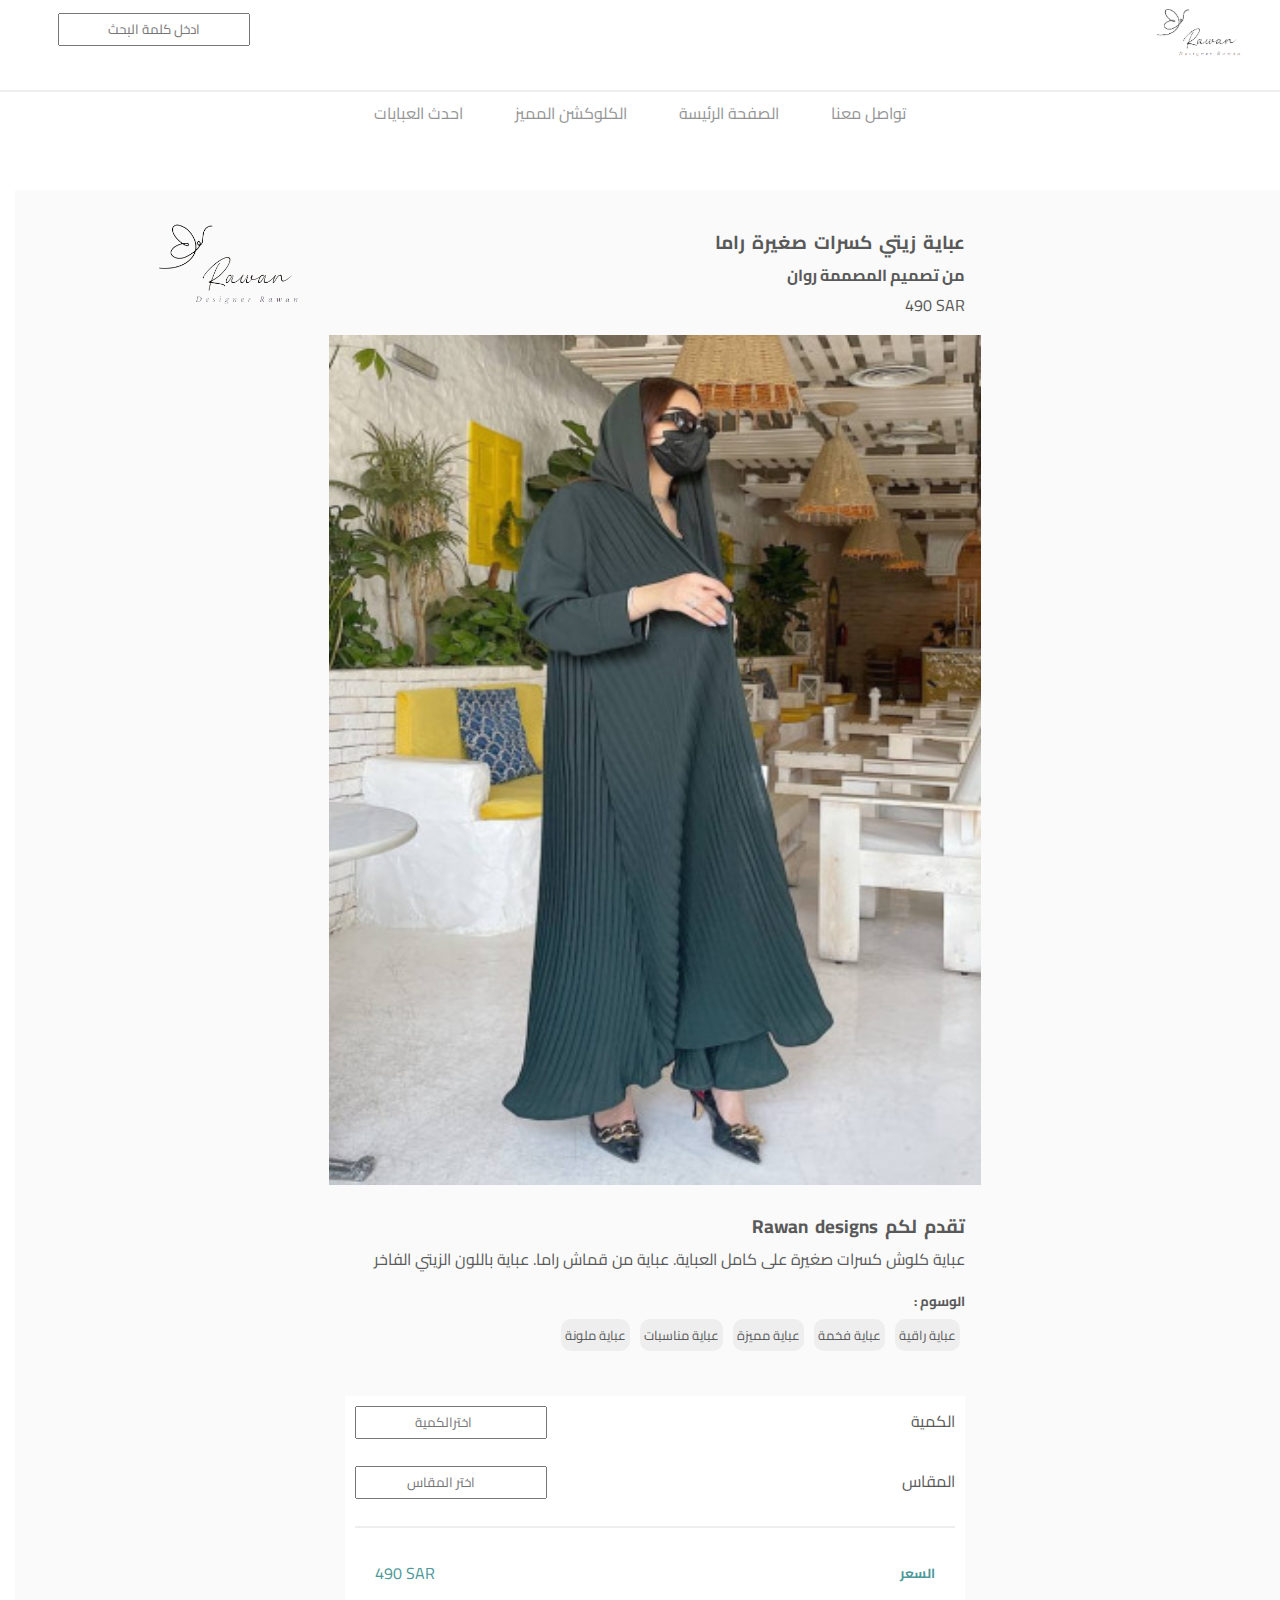
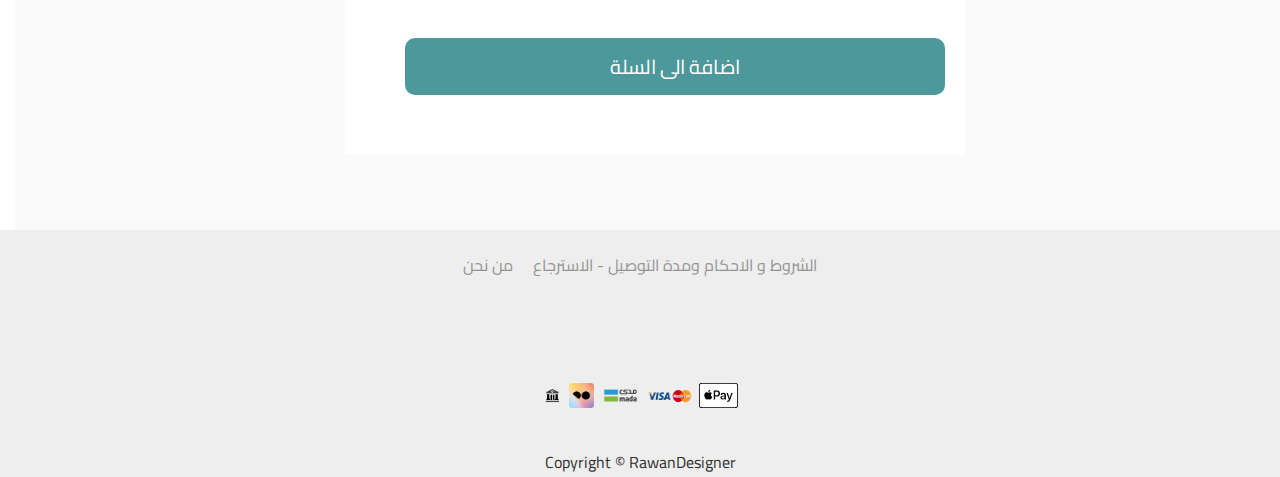
<file: متجر روان/index5.html>
<!DOCTYPE html>
<html lang="ar" dir="ltr">
    <head>
        <meta charset="UTF-8">
        <title>عباية زيتي كسرات صغيرة راما</title>
        <meta name="decriptoin" content="متجر المصصمة روان ابراهيم">
        <link rel="stylesheet" href="page.css">
        <link rel="icon" href="Untitled_logo_5_free-file.jpg">
        <link rel="preconnect" href="https://fonts.googleapis.com">
        <link rel="preconnect" href="https://fonts.gstatic.com" crossorigin>
        <link rel="preconnect" href="https://fonts.googleapis.com">
        <link rel="icon" href="icon/computer_icon_188895.png">
        <link rel="stylesheet"
               href="https://cdnjs.cloudflare.com/ajax/libs/font-awesome/6.4.0/css/all.min.css" 
               integrity="sha512-iecdLmaskl7CVkqkXNQ/ZH/XLlvWZOJyj7Yy7tcenmpD1ypASozpmT/E0iPtmFIB46ZmdtAc9eNBvH0H/ZpiBw==" 
               crossorigin="anonymous" 
               referrerpolicy="no-referrer"/>
        <link rel="preconnect" href="https://fonts.gstatic.com" crossorigin>
        <link href="https://fonts.googleapis.com/css2?family=Cairo:wght@200;300&family=Dancing+Script:wght@500&family=Josefin+Sans:wght@100;200;300;400;500;600;700&display=swap" rel="stylesheet">
        <link href="https://fonts.googleapis.com/css2?family=Cairo:wght@200;300&family=Dancing+Script:wght@500&display=swap" rel="stylesheet">
    </head>
    <body>
        <header>
            <form action="">
                <input type="text" name="" id="" placeholder="ادخل كلمة البحث">
                <i class="fa-regular fa-user" style="color: #b7b9bd;"></i>
                <i class="fa-solid fa-cart-shopping" style="color: #b7b9bd;"></i>
            </form>
    
            <a href="#">
                <img src="newlogo(2).png" alt="LogoRa" class="img1">
            </a>
        </header>
        <nav>
            <ul>
                <li><a href="#">احدث العبايات</a></li>
                <li><a href="#">الكلوكشن المميز</a></li>
                <li><a href="HomePage.html">الصفحة الرئيسة</a></li>
                <li><a href="#">تواصل معنا</a></li>
            </ul>
        </nav>
        <!------------------------------------------------------------------------------------------->
        <section class="container-1">
            <a href="#">
                <img src="newemovebg-preview (1).png" alt="LogoRa" class="img2">
            </a>
            <div class="head">
                <h3>عباية زيتي كسرات صغيرة راما</h3>
                <h4>من تصميم المصممة روان</h4>
                <div>
                    <span>490 SAR</span>
                </div>
            </div>
            <div>
                <img src="عباية زيتي.jpg" alt="" width="652px" height="850px">
            </div>
            <div class="d-prodect">
                <h3>
                    Rawan designs  تقدم لكم 
                </h3>
                <p>
                    عباية كلوش كسرات صغيرة على كامل العباية. عباية من قماش راما. عباية باللون الزيتي الفاخر 
                </p>
                <!--------------------------------------------------------------------------------------->
                <div class="wsom-prodect">
                    <h5>: الوسوم </h5>
                    <ul>
                        <li>عباية ملونة
                            <i class="fa-solid fa-tag" style="color: #656d7b;"></i>
                        </li>
                        <li>عباية مناسبات
                            <i class="fa-solid fa-tag" style="color: #656d7b;"></i>
                        </li>
                        <li>عباية مميزة
                            <i class="fa-solid fa-tag" style="color: #656d7b;"></i>
                        </li>
                        <li>عباية فخمة
                            <i class="fa-solid fa-tag" style="color: #656d7b;"></i>
                        </li>
                        <li>عباية راقية
                            <i class="fa-solid fa-tag" style="color: #656d7b;"></i>
                        </li>
                    </ul>
                </div>
                <div class="Form-1">
                    <form>
                        <input type="number" max="20" min="1" placeholder="اخترالكمية" class="in-pos">
                        <label for="الكم">  الكمية</label>
                        <br> <br>
                        <input type="text" placeholder="اختر المقاس " list="size" class="in-pos">
                        <label for="size">المقاس</label>
                        <datalist id="size">
                            <option value="XS">
                            <option value="S">
                            <option value="M">
                            <option value="L">
                            <option value="XL">
                         </datalist>
                     </form>
                     <div class="container-price">
                        <div class="price">
                            <h5>السعر</h5>
                            <span>490 SAR</span>
                        </div>
                        <div>
                            <a href="#">
                                <button>اضافة الى السلة </button> 
                            </a>
                        </div>
                     </div>
                </div>
            </div>
        </section>
        <!---------------------------------------------------------------------------------------------------->
        <footer>
            <div class="footer-p">
                <div class="footer-ser">
                    <ul>
                        <li> <a href="#">من نحن</a> </li>
                        <li> <a href="#"> الشروط و الاحكام ومدة التوصيل - الاسترجاع</a> </li>
                    </ul>
                </div>
                <div class="social-media">
                    <div class="ii">
                        <a href="https://t.snapchat.com/p4vC9aPo"><i class="fa-brands fa-snapchat"></i></a>
    
                        <a href="https://instagram.com/raaa9xx?igshid=MWI4MTIyMDE="><i class="fa-brands fa-instagram"></i></a>
    
                        <a href="https://twitter.com/raw9ii"><i class="fa-brands fa-twitter" ></i></a>
    
                        <a href=""><i class="fa-brands fa-tiktok" ></i></a>
                    </div>
                </div>
                <div class="img-buy">
                    <img src="bank11.png" alt="bank" width="25px" height="25px">
                    <img src="tamara_installment.png" alt="tamara" width="25px" height="25px">
                    <img src="mada.png" alt="mada" width="45px" height="25px">
                    <img src="cc.png" alt="cc" width="45px" height="25px">
                    <img src="applepay.svg" alt="cc" width="45px" height="25px">
                </div>
            </div>
            <div>
                <p id="copyRight">Copyright &copy; RawanDesigner</p>
            </div>
        </footer>
    </body>
</html>
</file>
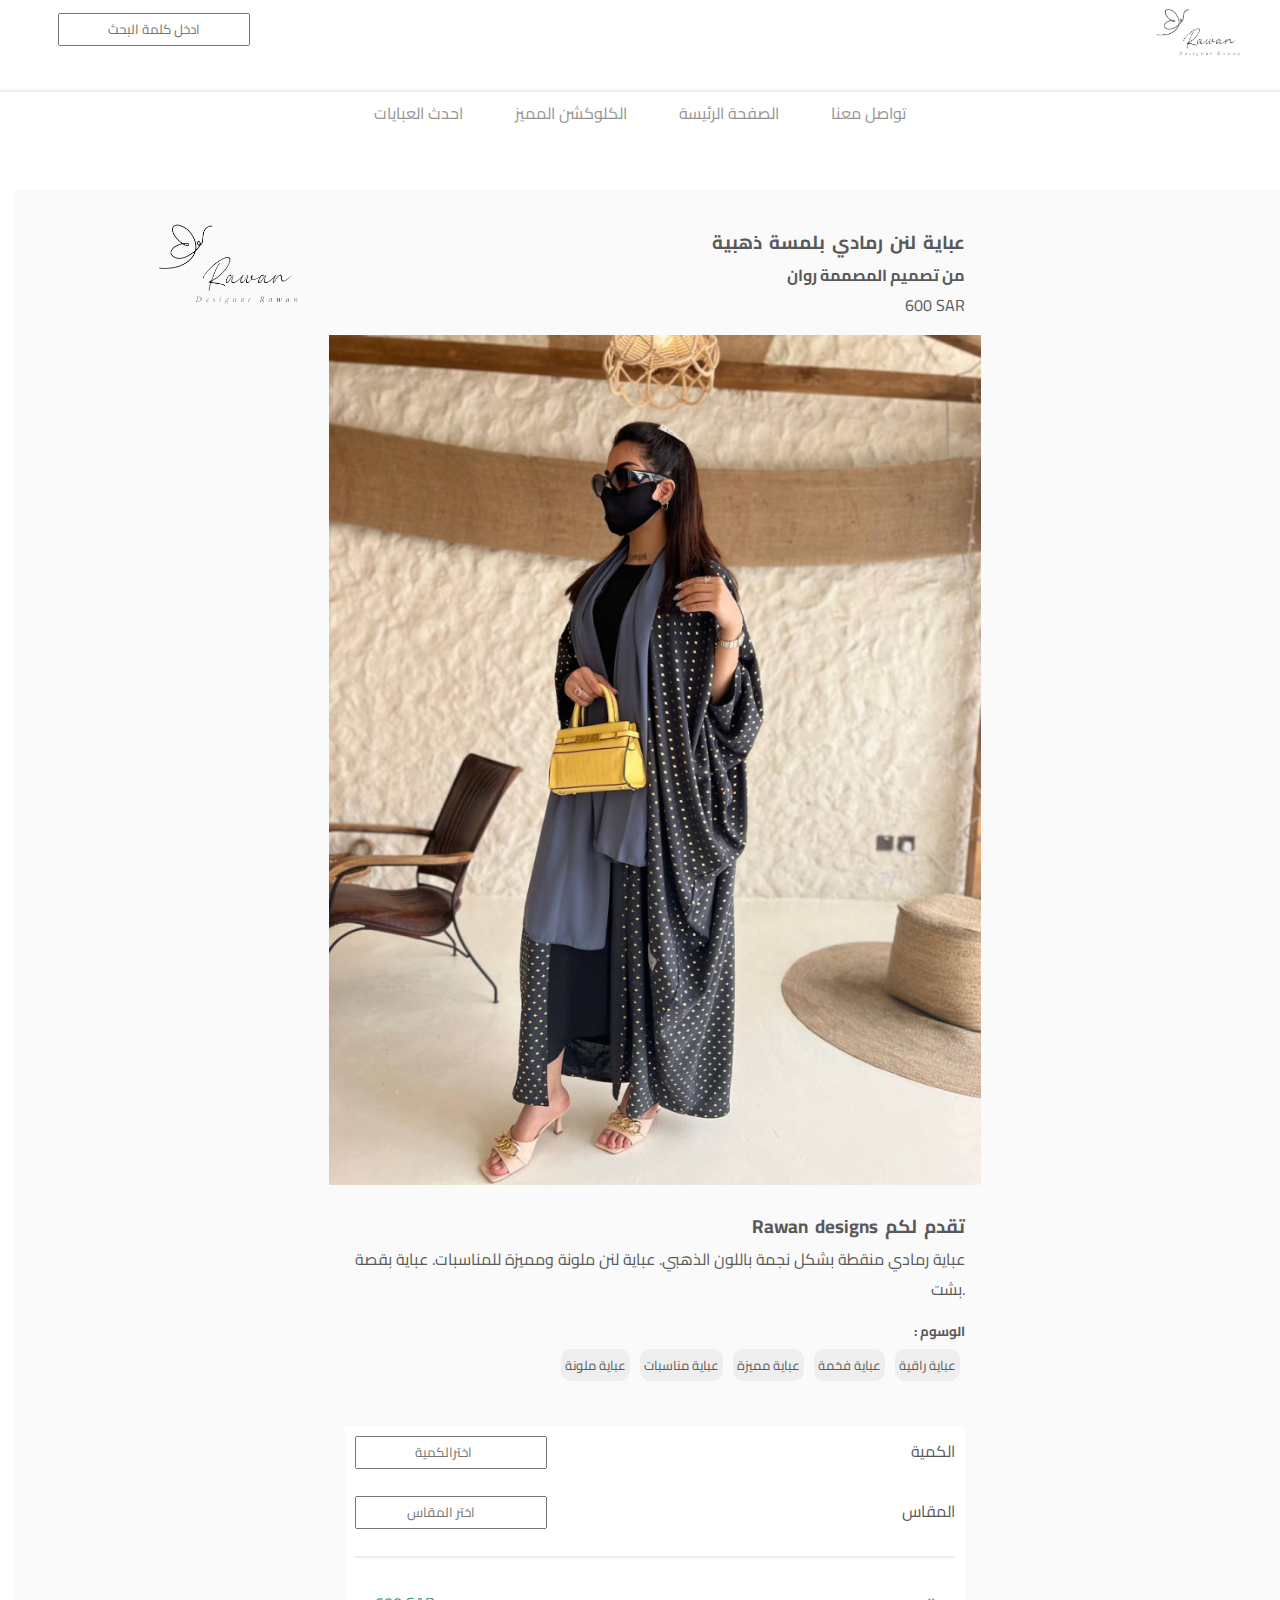
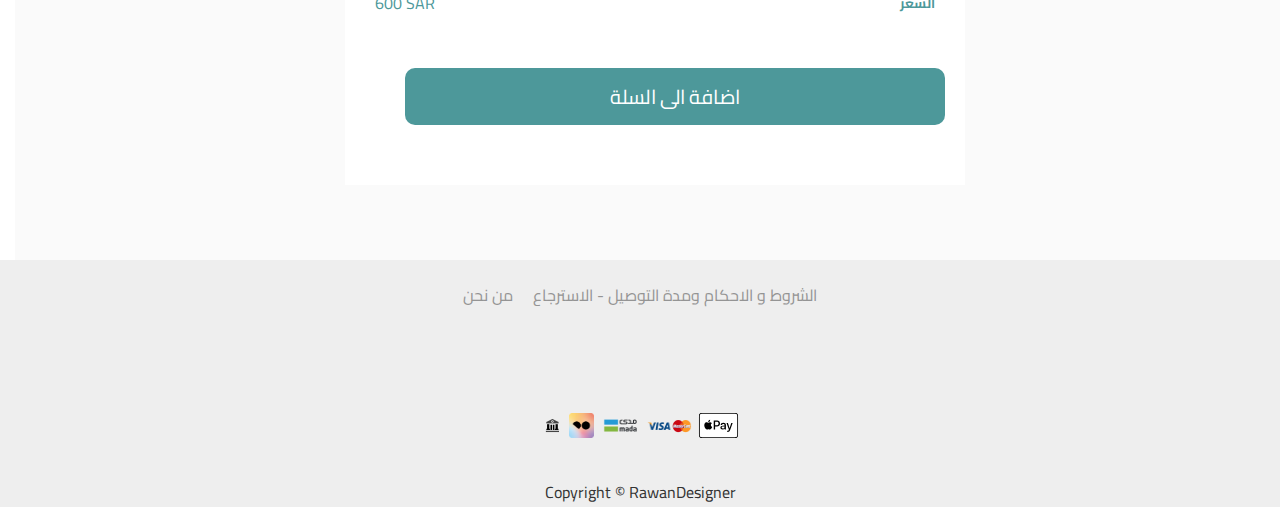
<file: متجر روان/index6.html>
<!DOCTYPE html>
<html lang="ar" dir="ltr">
    <head>
        <meta charset="UTF-8">
        <title>عباية لنن رمادي بلمسة ذهبية</title>
        <meta name="decriptoin" content="متجر المصصمة روان ابراهيم">
        <link rel="stylesheet" href="page.css">
        <link rel="icon" href="Untitled_logo_5_free-file.jpg">
        <link rel="preconnect" href="https://fonts.googleapis.com">
        <link rel="preconnect" href="https://fonts.gstatic.com" crossorigin>
        <link rel="preconnect" href="https://fonts.googleapis.com">
        <link rel="icon" href="icon/computer_icon_188895.png">
        <link rel="stylesheet"
               href="https://cdnjs.cloudflare.com/ajax/libs/font-awesome/6.4.0/css/all.min.css" 
               integrity="sha512-iecdLmaskl7CVkqkXNQ/ZH/XLlvWZOJyj7Yy7tcenmpD1ypASozpmT/E0iPtmFIB46ZmdtAc9eNBvH0H/ZpiBw==" 
               crossorigin="anonymous" 
               referrerpolicy="no-referrer"/>
        <link rel="preconnect" href="https://fonts.gstatic.com" crossorigin>
        <link href="https://fonts.googleapis.com/css2?family=Cairo:wght@200;300&family=Dancing+Script:wght@500&family=Josefin+Sans:wght@100;200;300;400;500;600;700&display=swap" rel="stylesheet">
        <link href="https://fonts.googleapis.com/css2?family=Cairo:wght@200;300&family=Dancing+Script:wght@500&display=swap" rel="stylesheet">
    </head>
    <body>
        <header>
            <form action="">
                <input type="text" name="" id="" placeholder="ادخل كلمة البحث">
                <i class="fa-regular fa-user" style="color: #b7b9bd;"></i>
                <i class="fa-solid fa-cart-shopping" style="color: #b7b9bd;"></i>
            </form>
    
            <a href="#">
                <img src="newlogo(2).png" alt="LogoRa" class="img1">
            </a>
        </header>
        <nav>
            <ul>
                <li><a href="#">احدث العبايات</a></li>
                <li><a href="#">الكلوكشن المميز</a></li>
                <li><a href="HomePage.html">الصفحة الرئيسة</a></li>
                <li><a href="#">تواصل معنا</a></li>
            </ul>
        </nav>
        <!------------------------------------------------------------------------------------------->
        <section class="container-1">
            <a href="#">
                <img src="newemovebg-preview (1).png" alt="LogoRa" class="img2">
            </a>
            <div class="head">
                <h3> عباية لنن رمادي بلمسة ذهبية</h3>
                <h4>من تصميم المصممة روان</h4>
                <div>
                    <span>600 SAR</span>
                </div>
            </div>
            <div>
                <img src="عباية منقطة.jpg" alt="" width="652px" height="850px">
            </div>
            <div class="d-prodect">
                <h3>
                    Rawan designs  تقدم لكم 
                </h3>
               <p>
                عباية رمادي منقطة بشكل نجمة باللون الذهبي. عباية لنن ملونة ومميزة للمناسبات. عباية بقصة بشت.
               </p>
                <!--------------------------------------------------------------------------------------->
                <div class="wsom-prodect">
                    <h5>: الوسوم </h5>
                    <ul>
                        <li>عباية ملونة
                            <i class="fa-solid fa-tag" style="color: #656d7b;"></i>
                        </li>
                        <li>عباية مناسبات
                            <i class="fa-solid fa-tag" style="color: #656d7b;"></i>
                        </li>
                        <li>عباية مميزة
                            <i class="fa-solid fa-tag" style="color: #656d7b;"></i>
                        </li>
                        <li>عباية فخمة
                            <i class="fa-solid fa-tag" style="color: #656d7b;"></i>
                        </li>
                        <li>عباية راقية
                            <i class="fa-solid fa-tag" style="color: #656d7b;"></i>
                        </li>
                    </ul>
                </div>
                <div class="Form-1">
                    <form>
                        <input type="number" max="20" min="1" placeholder="اخترالكمية" class="in-pos">
                        <label for="الكم">  الكمية</label>
                        <br> <br>
                        <input type="text" placeholder="اختر المقاس " list="size" class="in-pos">
                        <label for="size">المقاس</label>
                        <datalist id="size">
                            <option value="XS">
                            <option value="S">
                            <option value="M">
                            <option value="L">
                            <option value="XL">
                         </datalist>
                     </form>
                     <div class="container-price">
                        <div class="price">
                            <h5>السعر</h5>
                            <span>600 SAR</span>
                        </div>
                        <div>
                            <a href="#">
                                <button>اضافة الى السلة </button> 
                            </a>
                        </div>
                     </div>
                </div>
            </div>
        </section>
        <!---------------------------------------------------------------------------------------------------->
        <footer>
            <div class="footer-p">
                <div class="footer-ser">
                    <ul>
                        <li> <a href="#">من نحن</a> </li>
                        <li> <a href="#"> الشروط و الاحكام ومدة التوصيل - الاسترجاع</a> </li>
                    </ul>
                </div>
                <div class="social-media">
                    <div class="ii">
                        <a href="https://t.snapchat.com/p4vC9aPo"><i class="fa-brands fa-snapchat"></i></a>
    
                        <a href="https://instagram.com/raaa9xx?igshid=MWI4MTIyMDE="><i class="fa-brands fa-instagram"></i></a>
    
                        <a href="https://twitter.com/raw9ii"><i class="fa-brands fa-twitter" ></i></a>
    
                        <a href=""><i class="fa-brands fa-tiktok" ></i></a>
                    </div>
                </div>
                <div class="img-buy">
                    <img src="bank11.png" alt="bank" width="25px" height="25px">
                    <img src="tamara_installment.png" alt="tamara" width="25px" height="25px">
                    <img src="mada.png" alt="mada" width="45px" height="25px">
                    <img src="cc.png" alt="cc" width="45px" height="25px">
                    <img src="applepay.svg" alt="cc" width="45px" height="25px">
                </div>
            </div>
            <div>
                <p id="copyRight">Copyright &copy; RawanDesigner</p>
            </div>
        </footer>
    </body>
</html>
</file>
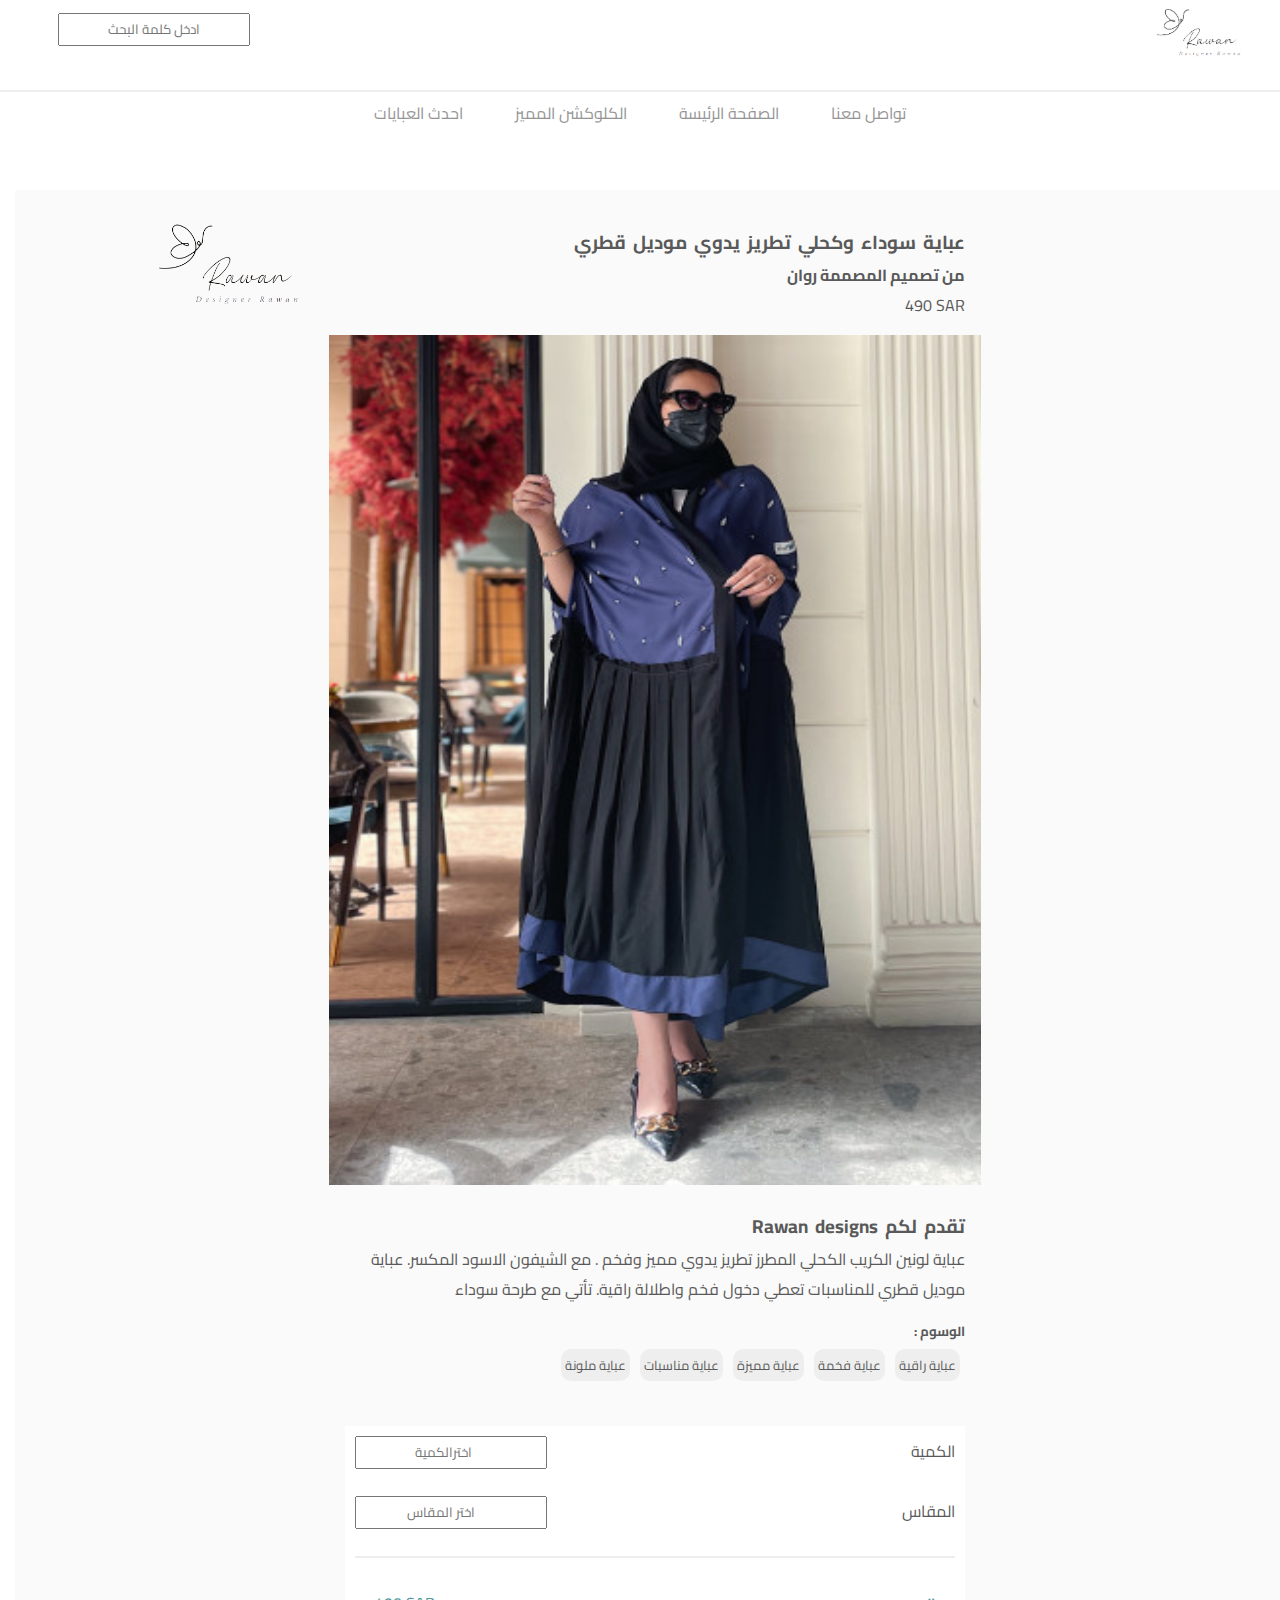
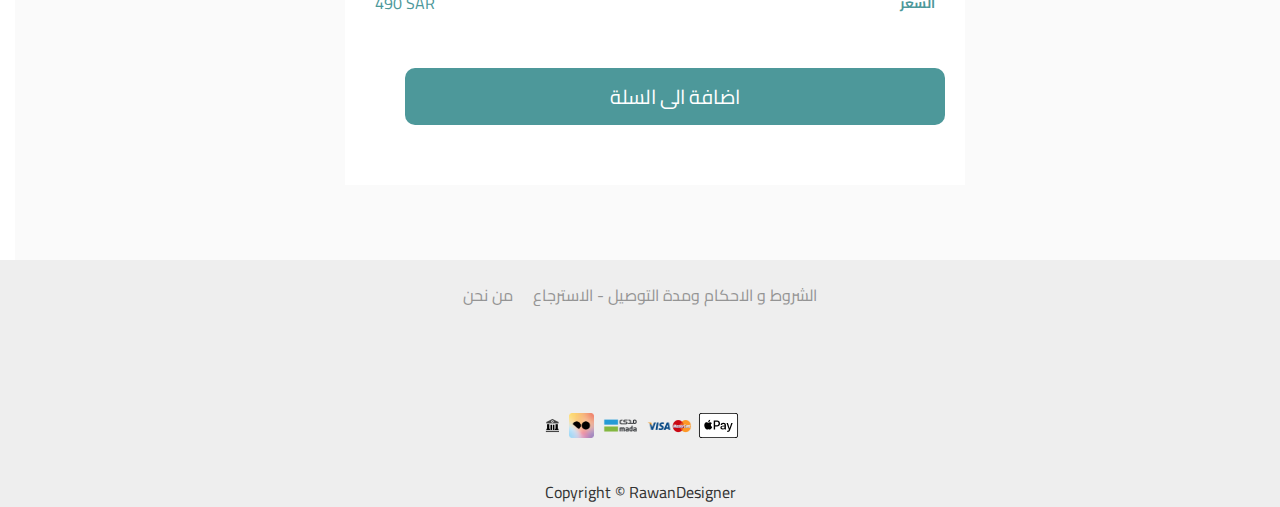
<file: متجر روان/index7.html>
<!DOCTYPE html>
<html lang="ar" dir="ltr">
    <head>
        <meta charset="UTF-8">
        <title>عباية سوداء وكحلي تطريز يدوي موديل قطري</title>
        <meta name="decriptoin" content="متجر المصصمة روان ابراهيم">
        <link rel="stylesheet" href="page.css">
        <link rel="icon" href="Untitled_logo_5_free-file.jpg">
        <link rel="preconnect" href="https://fonts.googleapis.com">
        <link rel="preconnect" href="https://fonts.gstatic.com" crossorigin>
        <link rel="preconnect" href="https://fonts.googleapis.com">
        <link rel="icon" href="icon/computer_icon_188895.png">
        <link rel="stylesheet"
               href="https://cdnjs.cloudflare.com/ajax/libs/font-awesome/6.4.0/css/all.min.css" 
               integrity="sha512-iecdLmaskl7CVkqkXNQ/ZH/XLlvWZOJyj7Yy7tcenmpD1ypASozpmT/E0iPtmFIB46ZmdtAc9eNBvH0H/ZpiBw==" 
               crossorigin="anonymous" 
               referrerpolicy="no-referrer"/>
        <link rel="preconnect" href="https://fonts.gstatic.com" crossorigin>
        <link href="https://fonts.googleapis.com/css2?family=Cairo:wght@200;300&family=Dancing+Script:wght@500&family=Josefin+Sans:wght@100;200;300;400;500;600;700&display=swap" rel="stylesheet">
        <link href="https://fonts.googleapis.com/css2?family=Cairo:wght@200;300&family=Dancing+Script:wght@500&display=swap" rel="stylesheet">
    </head>
    <body>
        <header>
            <form action="">
                <input type="text" name="" id="" placeholder="ادخل كلمة البحث">
                <i class="fa-regular fa-user" style="color: #b7b9bd;"></i>
                <i class="fa-solid fa-cart-shopping" style="color: #b7b9bd;"></i>
            </form>
    
            <a href="#">
                <img src="newlogo(2).png" alt="LogoRa" class="img1">
            </a>
        </header>
        <nav>
            <ul>
                <li><a href="#">احدث العبايات</a></li>
                <li><a href="#">الكلوكشن المميز</a></li>
                <li><a href="HomePage.html">الصفحة الرئيسة</a></li>
                <li><a href="#">تواصل معنا</a></li>
            </ul>
        </nav>
        <!------------------------------------------------------------------------------------------->
        <section class="container-1">
            <a href="#">
                <img src="newemovebg-preview (1).png" alt="LogoRa" class="img2">
            </a>
            <div class="head">
                <h3>عباية سوداء وكحلي تطريز يدوي موديل قطري</h3>
                <h4>من تصميم المصممة روان</h4>
                <div>
                    <span>490 SAR</span>
                </div>
            </div>
            <div>
                <img src="عباية كحلي واسود.jpg" alt="" width="652px" height="850px">
            </div>
            <div class="d-prodect">
                <h3>
                    Rawan designs  تقدم لكم 
                </h3>
               <p>
                عباية لونين الكريب الكحلي المطرز تطريز يدوي مميز وفخم . مع الشيفون الاسود المكسر. عباية موديل قطري للمناسبات تعطي دخول فخم واطلالة راقية. تأتي مع طرحة سوداء
               </p>
                <!--------------------------------------------------------------------------------------->
                <div class="wsom-prodect">
                    <h5>: الوسوم </h5>
                    <ul>
                        <li>عباية ملونة
                            <i class="fa-solid fa-tag" style="color: #656d7b;"></i>
                        </li>
                        <li>عباية مناسبات
                            <i class="fa-solid fa-tag" style="color: #656d7b;"></i>
                        </li>
                        <li>عباية مميزة
                            <i class="fa-solid fa-tag" style="color: #656d7b;"></i>
                        </li>
                        <li>عباية فخمة
                            <i class="fa-solid fa-tag" style="color: #656d7b;"></i>
                        </li>
                        <li>عباية راقية
                            <i class="fa-solid fa-tag" style="color: #656d7b;"></i>
                        </li>
                    </ul>
                </div>
                <div class="Form-1">
                    <form>
                        <input type="number" max="20" min="1" placeholder="اخترالكمية" class="in-pos">
                        <label for="الكم">  الكمية</label>
                        <br> <br>
                        <input type="text" placeholder="اختر المقاس " list="size" class="in-pos">
                        <label for="size">المقاس</label>
                        <datalist id="size">
                            <option value="XS">
                            <option value="S">
                            <option value="M">
                            <option value="L">
                            <option value="XL">
                         </datalist>
                     </form>
                     <div class="container-price">
                        <div class="price">
                            <h5>السعر</h5>
                            <span>490 SAR</span>
                        </div>
                        <div>
                            <a href="#">
                                <button>اضافة الى السلة </button> 
                            </a>
                        </div>
                     </div>
                </div>
            </div>
        </section>
        <!---------------------------------------------------------------------------------------------------->
        <footer>
            <div class="footer-p">
                <div class="footer-ser">
                    <ul>
                        <li> <a href="#">من نحن</a> </li>
                        <li> <a href="#"> الشروط و الاحكام ومدة التوصيل - الاسترجاع</a> </li>
                    </ul>
                </div>
                <div class="social-media">
                    <div class="ii">
                        <a href="https://t.snapchat.com/p4vC9aPo"><i class="fa-brands fa-snapchat"></i></a>
    
                        <a href="https://instagram.com/raaa9xx?igshid=MWI4MTIyMDE="><i class="fa-brands fa-instagram"></i></a>
    
                        <a href="https://twitter.com/raw9ii"><i class="fa-brands fa-twitter" ></i></a>
    
                        <a href=""><i class="fa-brands fa-tiktok" ></i></a>
                    </div>
                </div>
                <div class="img-buy">
                    <img src="bank11.png" alt="bank" width="25px" height="25px">
                    <img src="tamara_installment.png" alt="tamara" width="25px" height="25px">
                    <img src="mada.png" alt="mada" width="45px" height="25px">
                    <img src="cc.png" alt="cc" width="45px" height="25px">
                    <img src="applepay.svg" alt="cc" width="45px" height="25px">
                </div>
            </div>
            <div>
                <p id="copyRight">Copyright &copy; RawanDesigner</p>
            </div>
        </footer>
    </body>
</html>
</file>
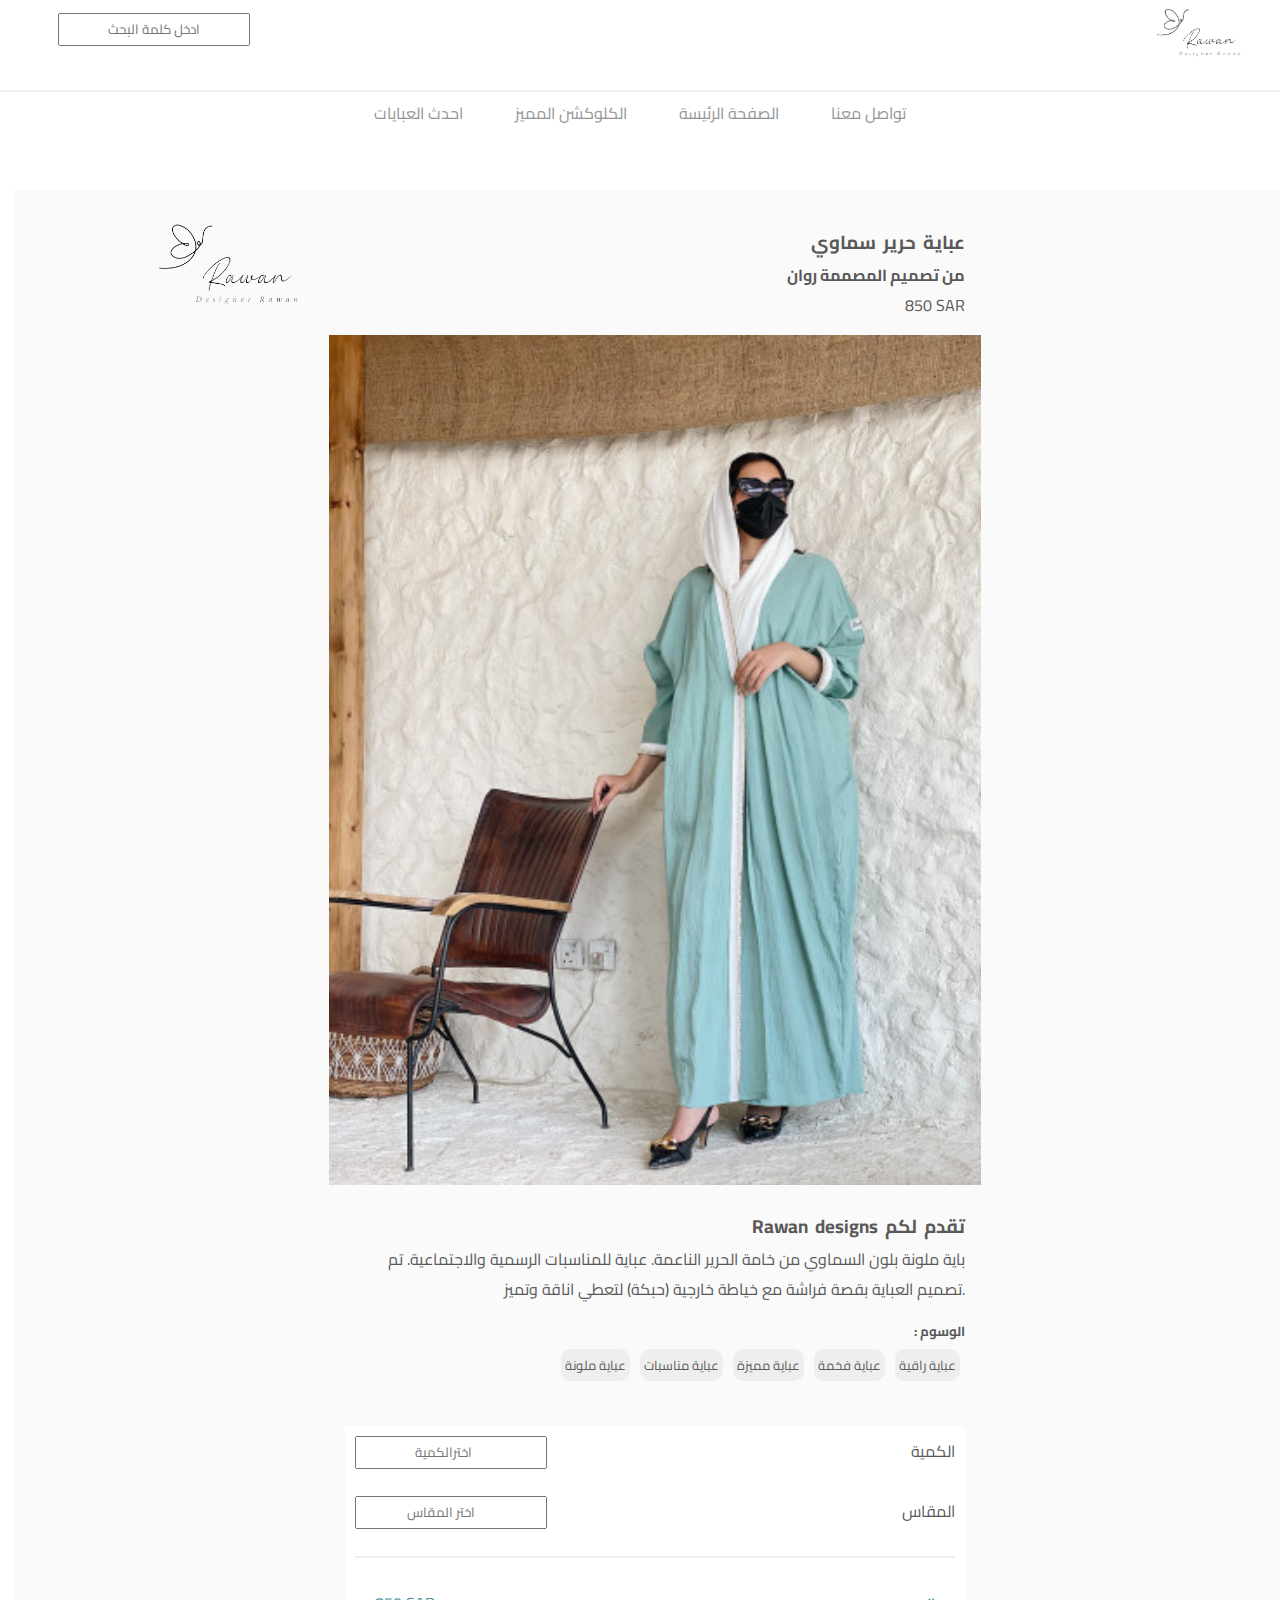
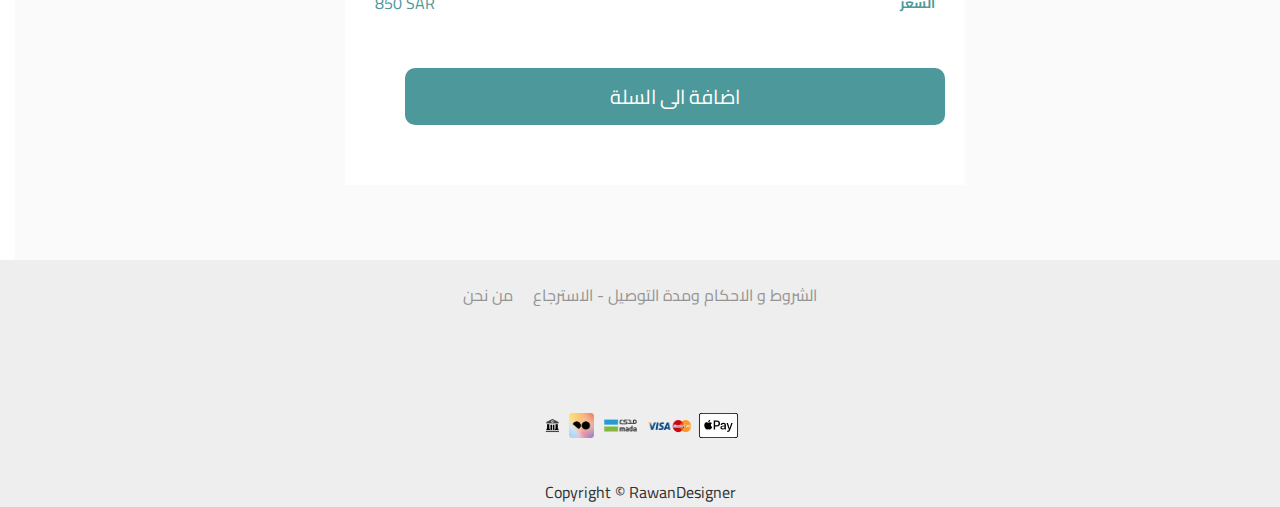
<file: متجر روان/index8.html>
<!DOCTYPE html>
<html lang="ar" dir="ltr">
    <head>
        <meta charset="UTF-8">
        <title>عباية حرير سماوي</title>
        <meta name="decriptoin" content="متجر المصصمة روان ابراهيم">
        <link rel="stylesheet" href="page.css">
        <link rel="icon" href="Untitled_logo_5_free-file.jpg">
        <link rel="preconnect" href="https://fonts.googleapis.com">
        <link rel="preconnect" href="https://fonts.gstatic.com" crossorigin>
        <link rel="preconnect" href="https://fonts.googleapis.com">
        <link rel="icon" href="icon/computer_icon_188895.png">
        <link rel="stylesheet"
               href="https://cdnjs.cloudflare.com/ajax/libs/font-awesome/6.4.0/css/all.min.css" 
               integrity="sha512-iecdLmaskl7CVkqkXNQ/ZH/XLlvWZOJyj7Yy7tcenmpD1ypASozpmT/E0iPtmFIB46ZmdtAc9eNBvH0H/ZpiBw==" 
               crossorigin="anonymous" 
               referrerpolicy="no-referrer"/>
        <link rel="preconnect" href="https://fonts.gstatic.com" crossorigin>
        <link href="https://fonts.googleapis.com/css2?family=Cairo:wght@200;300&family=Dancing+Script:wght@500&family=Josefin+Sans:wght@100;200;300;400;500;600;700&display=swap" rel="stylesheet">
        <link href="https://fonts.googleapis.com/css2?family=Cairo:wght@200;300&family=Dancing+Script:wght@500&display=swap" rel="stylesheet">
    </head>
    <body>
        <header>
            <form action="">
                <input type="text" name="" id="" placeholder="ادخل كلمة البحث">
                <i class="fa-regular fa-user" style="color: #b7b9bd;"></i>
                <i class="fa-solid fa-cart-shopping" style="color: #b7b9bd;"></i>
            </form>
    
            <a href="#">
                <img src="newlogo(2).png" alt="LogoRa" class="img1">
            </a>
        </header>
        <nav>
            <ul>
                <li><a href="#">احدث العبايات</a></li>
                <li><a href="#">الكلوكشن المميز</a></li>
                <li><a href="HomePage.html">الصفحة الرئيسة</a></li>
                <li><a href="#">تواصل معنا</a></li>
            </ul>
        </nav>
        <!------------------------------------------------------------------------------------------->
        <section class="container-1">
            <a href="#">
                <img src="newemovebg-preview (1).png" alt="LogoRa" class="img2">
            </a>
            <div class="head">
                <h3>عباية حرير سماوي</h3>
                <h4>من تصميم المصممة روان</h4>
                <div>
                    <span>850 SAR</span>
                </div>
            </div>
            <div>
                <img src="سماوي.jpg" alt="" width="652px" height="850px">
            </div>
            <div class="d-prodect">
                <h3>
                    Rawan designs  تقدم لكم 
                </h3>
               <p>
                باية ملونة بلون السماوي من خامة الحرير الناعمة. عباية للمناسبات الرسمية والاجتماعية. تم تصميم العباية بقصة فراشة مع خياطة خارجية (حبكة) لتعطي اناقة وتميز.
               </p>
                <!--------------------------------------------------------------------------------------->
                <div class="wsom-prodect">
                    <h5>: الوسوم </h5>
                    <ul>
                        <li>عباية ملونة
                            <i class="fa-solid fa-tag" style="color: #656d7b;"></i>
                        </li>
                        <li>عباية مناسبات
                            <i class="fa-solid fa-tag" style="color: #656d7b;"></i>
                        </li>
                        <li>عباية مميزة
                            <i class="fa-solid fa-tag" style="color: #656d7b;"></i>
                        </li>
                        <li>عباية فخمة
                            <i class="fa-solid fa-tag" style="color: #656d7b;"></i>
                        </li>
                        <li>عباية راقية
                            <i class="fa-solid fa-tag" style="color: #656d7b;"></i>
                        </li>
                    </ul>
                </div>
                <div class="Form-1">
                    <form>
                        <input type="number" max="20" min="1" placeholder="اخترالكمية" class="in-pos">
                        <label for="الكم">  الكمية</label>
                        <br> <br>
                        <input type="text" placeholder="اختر المقاس " list="size" class="in-pos">
                        <label for="size">المقاس</label>
                        <datalist id="size">
                            <option value="XS">
                            <option value="S">
                            <option value="M">
                            <option value="L">
                            <option value="XL">
                         </datalist>
                     </form>
                     <div class="container-price">
                        <div class="price">
                            <h5>السعر</h5>
                            <span>850 SAR</span>
                        </div>
                        <div>
                            <a href="#">
                                <button>اضافة الى السلة </button> 
                            </a>
                        </div>
                     </div>
                </div>
            </div>
        </section>
        <!---------------------------------------------------------------------------------------------------->
        <footer>
            <div class="footer-p">
                <div class="footer-ser">
                    <ul>
                        <li> <a href="#">من نحن</a> </li>
                        <li> <a href="#"> الشروط و الاحكام ومدة التوصيل - الاسترجاع</a> </li>
                    </ul>
                </div>
                <div class="social-media">
                    <div class="ii">
                        <a href="https://t.snapchat.com/p4vC9aPo"><i class="fa-brands fa-snapchat"></i></a>
    
                        <a href="https://instagram.com/raaa9xx?igshid=MWI4MTIyMDE="><i class="fa-brands fa-instagram"></i></a>
    
                        <a href="https://twitter.com/raw9ii"><i class="fa-brands fa-twitter" ></i></a>
    
                        <a href=""><i class="fa-brands fa-tiktok" ></i></a>
                    </div>
                </div>
                <div class="img-buy">
                    <img src="bank11.png" alt="bank" width="25px" height="25px">
                    <img src="tamara_installment.png" alt="tamara" width="25px" height="25px">
                    <img src="mada.png" alt="mada" width="45px" height="25px">
                    <img src="cc.png" alt="cc" width="45px" height="25px">
                    <img src="applepay.svg" alt="cc" width="45px" height="25px">
                </div>
            </div>
            <div>
                <p id="copyRight">Copyright &copy; RawanDesigner</p>
            </div>
        </footer>
    </body>
</html>
</file>
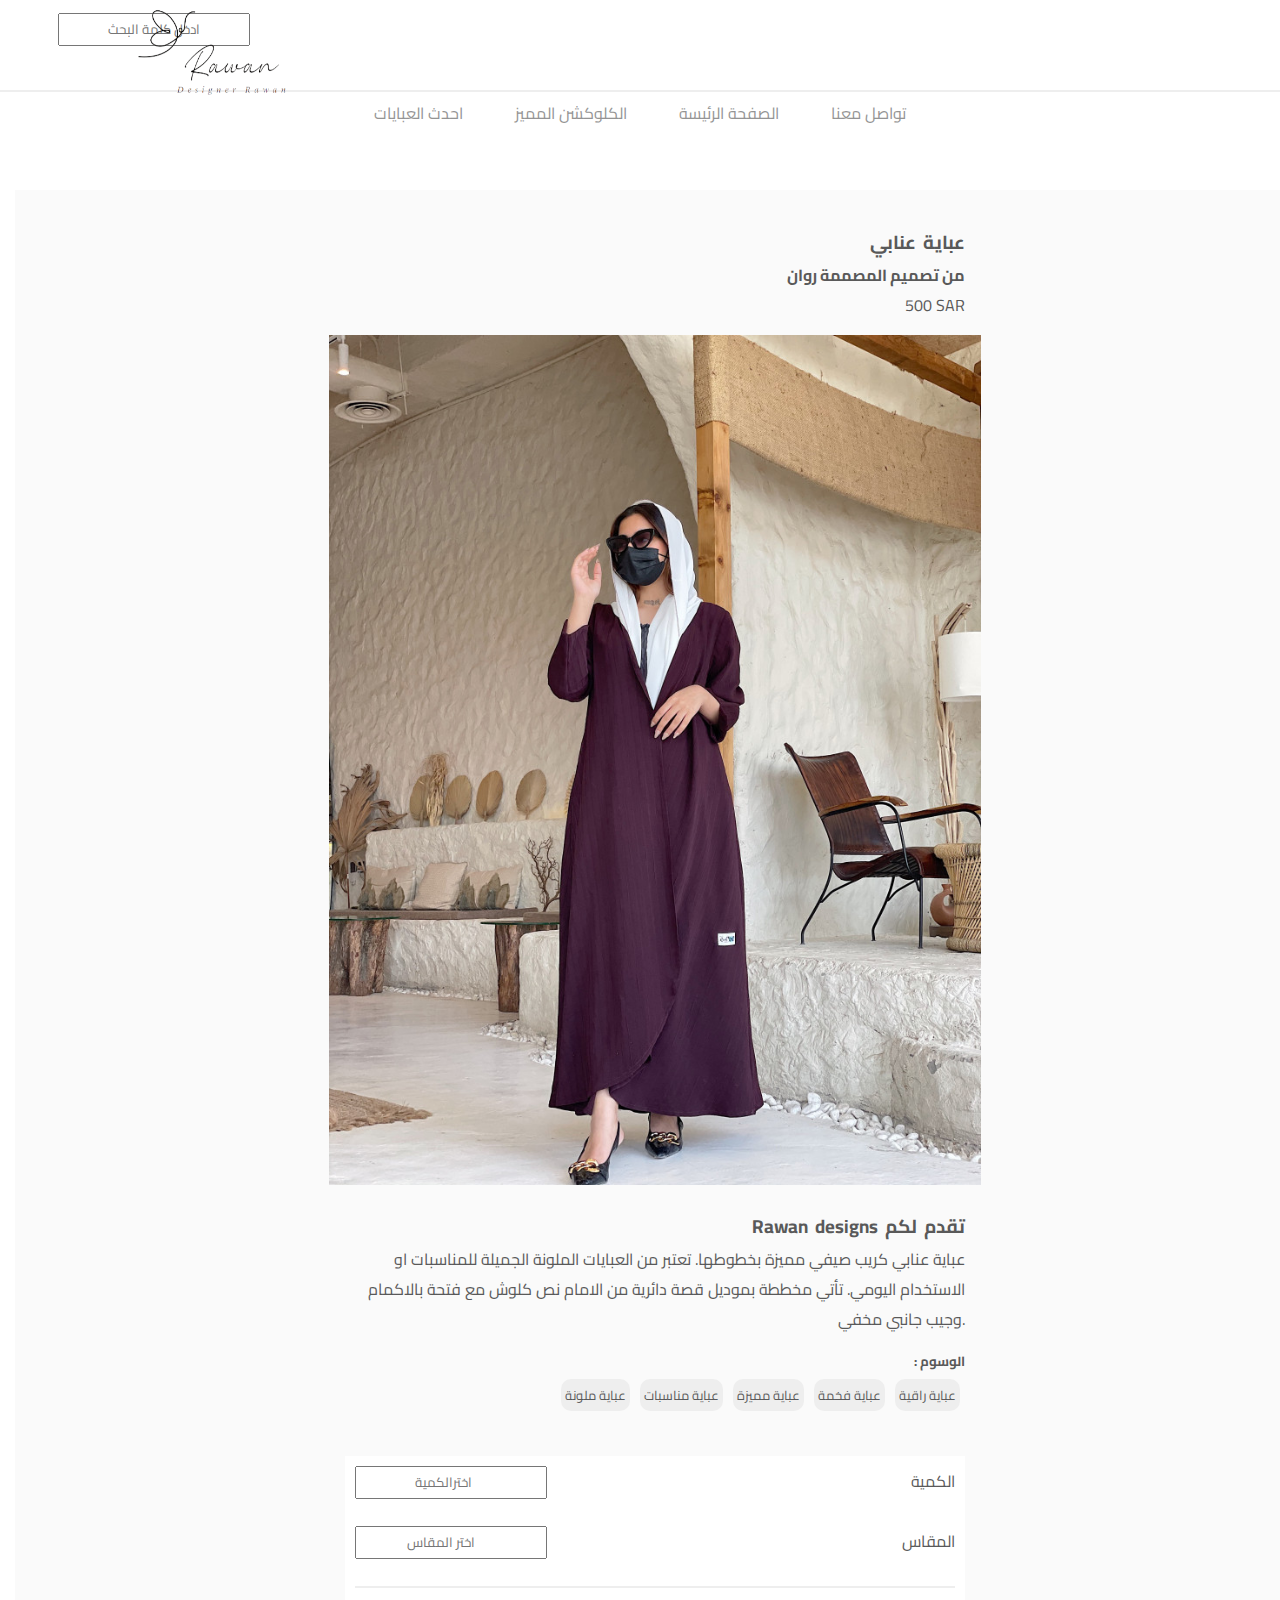
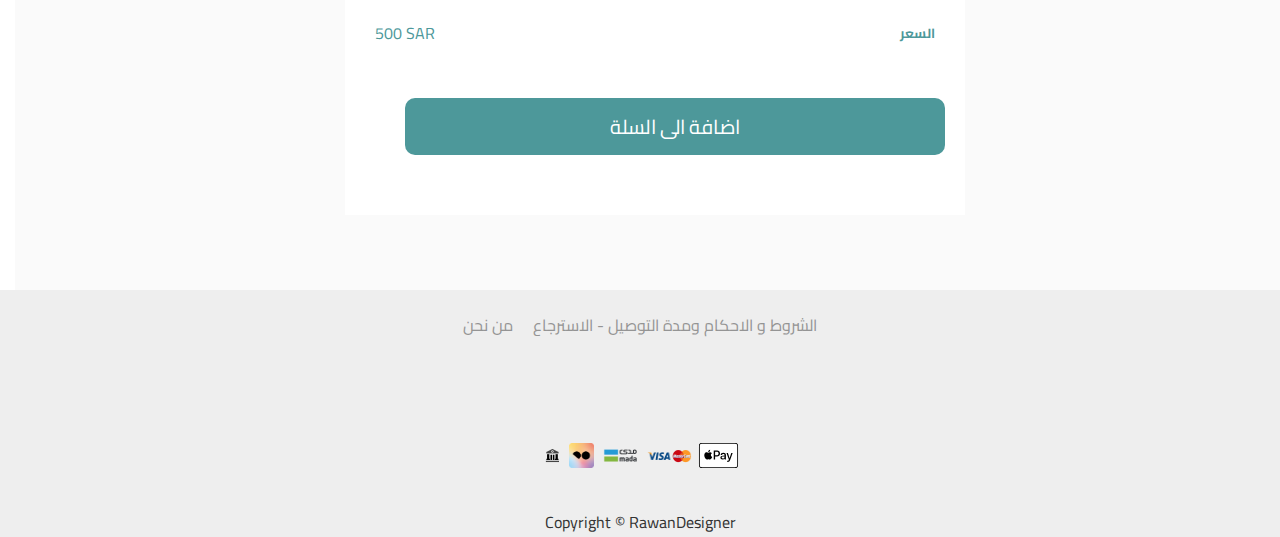
<file: متجر روان/index9.html>
<!DOCTYPE html>
<html lang="ar" dir="ltr">
    <head>
        <meta charset="UTF-8">
        <title>"عباية حرير عنابي</title>
        <meta name="decriptoin" content="متجر المصصمة روان ابراهيم">
        <link rel="stylesheet" href="page.css">
        <link rel="icon" href="Untitled_logo_5_free-file.jpg">
        <link rel="preconnect" href="https://fonts.googleapis.com">
        <link rel="preconnect" href="https://fonts.gstatic.com" crossorigin>
        <link rel="preconnect" href="https://fonts.googleapis.com">
        <link rel="icon" href="icon/computer_icon_188895.png">
        <link rel="stylesheet"
               href="https://cdnjs.cloudflare.com/ajax/libs/font-awesome/6.4.0/css/all.min.css" 
               integrity="sha512-iecdLmaskl7CVkqkXNQ/ZH/XLlvWZOJyj7Yy7tcenmpD1ypASozpmT/E0iPtmFIB46ZmdtAc9eNBvH0H/ZpiBw==" 
               crossorigin="anonymous" 
               referrerpolicy="no-referrer"/>
        <link rel="preconnect" href="https://fonts.gstatic.com" crossorigin>
        <link href="https://fonts.googleapis.com/css2?family=Cairo:wght@200;300&family=Dancing+Script:wght@500&family=Josefin+Sans:wght@100;200;300;400;500;600;700&display=swap" rel="stylesheet">
        <link href="https://fonts.googleapis.com/css2?family=Cairo:wght@200;300&family=Dancing+Script:wght@500&display=swap" rel="stylesheet">
    </head>
    <body>
        <header>
            <form action="">
                <input type="text" name="" id="" placeholder="ادخل كلمة البحث">
                <i class="fa-regular fa-user" style="color: #b7b9bd;"></i>
                <i class="fa-solid fa-cart-shopping" style="color: #b7b9bd;"></i>
            </form>
    
            <a href="#">
                <img src="newlogo(2).png" alt="LogoRa" class="img2">
            </a>
        </header>
        <nav>
            <ul>
                <li><a href="#">احدث العبايات</a></li>
                <li><a href="#">الكلوكشن المميز</a></li>
                <li><a href="HomePage.html">الصفحة الرئيسة</a></li>
                <li><a href="#">تواصل معنا</a></li>
            </ul>
        </nav>
        <section class="container-1">
            <div class="head">
                <h3>عباية عنابي</h3>
                <h4>من تصميم المصممة روان</h4>
                <div>
                    <span>500 SAR</span>
                </div>
            </div>
            <div>
                <img src="عباية عنابي كريب صيفي.jpg" alt="" width="652px" height="850px">
            </div>
            <div class="d-prodect">
                <h3>
                    Rawan designs  تقدم لكم 
                </h3>
                <p>عباية عنابي كريب صيفي مميزة بخطوطها. تعتبر من العبايات الملونة الجميلة للمناسبات او الاستخدام اليومي. تأتي مخططة بموديل قصة دائرية من الامام نص كلوش مع فتحة بالاكمام وجيب جانبي مخفي.</p>
                
                <div class="wsom-prodect">
                    <h5>: الوسوم </h5>
                    <ul>
                        <li>عباية ملونة
                            <i class="fa-solid fa-tag" style="color: #656d7b;"></i>
                        </li>
                        <li>عباية مناسبات
                            <i class="fa-solid fa-tag" style="color: #656d7b;"></i>
                        </li>
                        <li>عباية مميزة
                            <i class="fa-solid fa-tag" style="color: #656d7b;"></i>
                        </li>
                        <li>عباية فخمة
                            <i class="fa-solid fa-tag" style="color: #656d7b;"></i>
                        </li>
                        <li>عباية راقية
                            <i class="fa-solid fa-tag" style="color: #656d7b;"></i>
                        </li>
                    </ul>
                </div>
                <div class="Form-1">
                    <form>
                        <input type="number" max="20" min="1" placeholder="اخترالكمية" class="in-pos">
                        <label for="الكم">  الكمية</label>
                        <br> <br>
                        <input type="text" placeholder="اختر المقاس " list="size" class="in-pos">
                        <label for="size">المقاس</label>
                        <datalist id="size">
                            <option value="XS">
                            <option value="S">
                            <option value="M">
                            <option value="L">
                            <option value="XL">
                         </datalist>
                     </form>
                     <div class="container-price">
                        <div class="price">
                            <h5>السعر</h5>
                            <span>500 SAR</span>
                        </div>
                        <div>
                            <a href="#">
                                <button>اضافة الى السلة </button> 
                            </a>
                        </div>
                     </div>
                </div>
            </div>
        </section>

    
        <footer>
            <div class="footer-p">
                <div class="footer-ser">
                    <ul>
                        <li> <a href="#">من نحن</a> </li>
                        <li> <a href="#"> الشروط و الاحكام ومدة التوصيل - الاسترجاع</a> </li>
                    </ul>
                </div>
                <div class="social-media">
                    <div class="ii">
                        <a href="https://t.snapchat.com/p4vC9aPo"><i class="fa-brands fa-snapchat"></i></a>
    
                        <a href="https://instagram.com/raaa9xx?igshid=MWI4MTIyMDE="><i class="fa-brands fa-instagram"></i></a>
    
                        <a href="https://twitter.com/raw9ii"><i class="fa-brands fa-twitter" ></i></a>
    
                        <a href=""><i class="fa-brands fa-tiktok" ></i></a>
                    </div>
                </div>
                <div class="img-buy">
                    <img src="bank11.png" alt="bank" width="25px" height="25px">
                    <img src="tamara_installment.png" alt="tamara" width="25px" height="25px">
                    <img src="mada.png" alt="mada" width="45px" height="25px">
                    <img src="cc.png" alt="cc" width="45px" height="25px">
                    <img src="applepay.svg" alt="cc" width="45px" height="25px">
                </div>
            </div>
            <div>
                <p id="copyRight">Copyright &copy; RawanDesigner</p>
            </div>
        </footer>
    </body>
</html>
</file>
<file: متجر روان/RaHome.css>
:root {
    /*--primaryColor : #ff274b;
    --secondaryColor : #f7bcf7;*/
    --lightColor : #949494;
    --bgColor-1 : #ffffff;
    --bgColor-2 : #22282a;
    --padding:8%;
}
 
* {
  margin: 0;
  padding: 0;
  box-sizing: border-box;
  font-family: 'Cairo';
  
}

html {
    font-size: 16px;
    color: var(--lightColor);
}

.img1{
    width: 9rem;
    position: relative;
    top: 13px;
    left: 7px;
}

.img2 {
    width: 9rem;
    position: absolute;
    top: -19px;
    left: -11px;
}

header {
    display: flex;
    justify-content: space-between;
    align-items: center;
    padding: 8px;
    margin-top: -31px;
    height: 123px;
}


.img-ne1 {
    position: relative;
}

.img-new {
    width: 708px;
    height: 150px;
    margin: 50px 0;
    border: none;
    border-radius: 14px;
    position: absolute;
  top: 50%;
  left: 50%;
  transform: translate(-50%, -50%);
}

header {
    position: fixed;
    background: #fff;
    width: 100%;
    border-bottom: 2px solid #eee;
    z-index: 1000;
}

nav {
    position: relative;
    padding-top: 10rem;
    padding-left: var(--padding);
    padding-right: var(--padding);
    text-align: center;
    bottom: 62px;
}

nav ul li {
    list-style-type: none;
    display: inline;
    margin: 0.1rem 1.5rem;
}

nav ul li a {
    color: var(--lightColor);
    text-decoration: none;
    transition: 0.3s;
}

nav ul li a:hover {
    color: #333;
}

input {
    margin-left: 50px;
    width: 12rem;
    text-align: center;
    padding: 2px;
}

/***********************************/
.container {
    background-color: #fafafa;
    width: 100%;
    padding: 2px;
}


.mid-cont {
    background: var(--bgColor-1);
    margin: 50px;
    padding: 8%;
    position: relative;
}


.mid-cont p {
    position: absolute;
    top: 0;
    right: 0;
    font-size: 20px;
    border-bottom: 2px solid #eee;
    margin: 26px;
}

.abaya {
    width: 100%;
    height: 100%;
    margin: 40px auto;
    display: grid;
    grid-template-columns: repeat(auto-fill , minmax(300px , 1fr));
    gap: 30px 30px;
}

h2 {
    font-size: 20px;
    position: absolute;
    right: 0;
    top: 0;
    margin: 20px;
    border-bottom: 2px solid #949494;

}
/*
h2::after {
    content: "";
    position: absolute;
    top: 34%;
    right: 6%;
    height: 3px;
    width: 88%;
    background-color: #949494;
}
*/
.prodect1 img  {
    width: 225px;
    height: 337.80px;

}

.prodect1  {
    display: flex;
    flex-direction: column;
    align-items: center;
    transition: 0.3s;
}

.pos-h6 {
    position: relative;
}

.pos-h6 h6 {
    text-align: center;
    position: absolute;
    background-color: #949494;
    color: white;
    width: 50px;
    border-radius: 10px 0 0 10px;
    margin: 10px;
    top: 0;
    right: 0;
}

.prodect1 a {
    text-decoration: none;
    color: var(--lightColor);
    padding: 15px;
}

.prodect1:hover{
    box-shadow: 0px 4px 11px 0px #94949466;
    margin: 5px;
}

.footer-prod{
    display: flex;
    align-items: flex-end;
    flex-direction: column;
}
.footer-prod:hover {
    color: #333;
}

.footer-prod span:hover {
    color: #333;
}


/***************container1*****************************/

.container-fav {
    background-color: #fafafa;
    padding: 2px;
    width: 100%;
}

/*.line-h2 {
    content: "";
    position: absolute;
    width: 40%;
    height: 3px;
    background-color: #949494;
    padding: 0 2px;
}

.line-h {
    content: "";
    position: absolute;
    width: 60%;
    left: 50px;
    height: 3px;
    background-color: #949494;
    padding: 0 2px;
}*/


/***************************************/
footer {
    background-color: #eee;
    width: 100%;
}

footer ul li {
    list-style-type: none;
    display: inline;
    margin: 0.1rem 0.5rem;
}

footer ul {
    text-align: center;
}

footer a {
    color: var(--lightColor);
    text-decoration: none;
    transition: 0.3s;
}
footer a:hover {
    color: #333;
}

.footer-ser {
    margin-top: 20px;
}

.footer-p{
    display: flex;
    justify-content: center;
    align-items: center;
    flex-direction: column;
}

.social-media {
    margin-top: 30px;
}

.ii a {
    margin-left: 20px;

}

.ii a:hover {
    color:#333

}


.fa-brands, .fab {
    font-weight: 400;
    font-size: 23px;
}

.img-buy {
    margin: 30px;
}


#copyRight {
    text-align: center;
    color: #333;
}
</file>
<file: متجر روان/page.css>
:root {
    /*--primaryColor : #ff274b;
    --secondaryColor : #f7bcf7;*/
    --lightColor : #949494;
    --bgColor-1 : #ffffff;
    --bgColor-2 : #22282a;
    --padding:8%;
}
 
* {
  margin: 0;
  padding: 0;
  box-sizing: border-box;
  font-family: 'Cairo';
  
}

html {
    font-size: 16px;
    color: var(--lightColor);
}

.img1{
    width: 9rem;
    position: relative;
    top: 13px;
    left: 7px;
}


.img2 {
    width: 16rem;
    position: absolute;
    top: -50px;
    left: 99px;

}


header {
    display: flex;
    justify-content: space-between;
    align-items: center;
    padding: 8px;
    margin-top: -31px;
    height: 123px;
    z-index: 100;
}

header {
    position: fixed;
    background: #fff;
    width: 100%;
    border-bottom: 2px solid #eee;
}

nav {
    position: relative;
    padding-top: 10rem;
    padding-left: var(--padding);
    padding-right: var(--padding);
    text-align: center;
    bottom: 62px;
}

nav ul li {
    list-style-type: none;
    display: inline;
    margin: 0.1rem 1.5rem;
}

nav ul li a {
    color: var(--lightColor);
    text-decoration: none;
    transition: 0.3s;
}

nav ul li a:hover {
    color: #333;
}

input {
    margin-left: 50px;
    width: 12rem;
    text-align: center;
    padding: 2px;
}


/********************************************/
.container-1{
    width: 100%;
    margin: 0px 15px;
    padding: 20px;

    background-color: #fafafa;
    display: flex;
    flex-direction: column;
    align-items: center;
    position: relative;
}


.head {
    text-align: right;
    width: 50%;
    margin: 15px 0;
    color: #595959;
}

.d-prodect {
    text-align: right;
    width: 50%;
    margin: 15px 0;
    color: #595959;
}


h3 {
    word-spacing: 3px;
}


.wsom-prodect {
    margin: 15px 0;
}

.d-prodect ul {
    padding: 5px;
    display: flex;
    justify-content: flex-end;
}

.d-prodect ul li {
    list-style-type: none;
    display: inline;
    border: 3px solid none;
    margin-left: 10px;
    border-radius: 10px;
    padding: 4px;
    color: #5a5a5a;
    background-color: #eee;
    font-size: 13px;
}

.Form-1 {
    width: 100%;
    margin: 40px 0 ;
    padding: 10px;
    background-color: #ffffff;
    position: relative;
}

#copyRight {
    text-align: center;
    color: #333;
}

.in-pos {
    position: absolute;
    left: 0;
    margin-left: 10px;
}

.container-price{
    margin: 30px 0;
    border-top: 2px solid #eee;
}

.price {
    margin: 30px 20px ;
    display: flex;
    justify-content: space-between;
    flex-direction: row-reverse;
    align-items: center;
    color: #4d989a;
}


button {
    margin: 20px 10px;
    background-color: #4d989a;
    color: #fff;
    border: none;
    border-radius: 10px;
    padding: 10px;
    width: 90%;
    cursor: pointer;
    font-size: 20px;
}




















footer {
    background-color: #eee;
    width: 100%;
}

footer ul li {
    list-style-type: none;
    display: inline;
    margin: 0.1rem 0.5rem;
}

footer ul {
    text-align: center;
}

footer a {
    color: var(--lightColor);
    text-decoration: none;
    transition: 0.3s;
}
footer a:hover {
    color: #333;
}

.footer-ser {
    margin-top: 20px;
}

.footer-p{
    display: flex;
    justify-content: center;
    align-items: center;
    flex-direction: column;
}

.social-media {
    margin-top: 30px;
}

.ii a {
    margin-left: 20px;

}

.ii a:hover {
    color:#333

}


.fa-brands, .fab {
    font-weight: 400;
    font-size: 23px;
}

.img-buy {
    margin: 30px;
}
</file>
